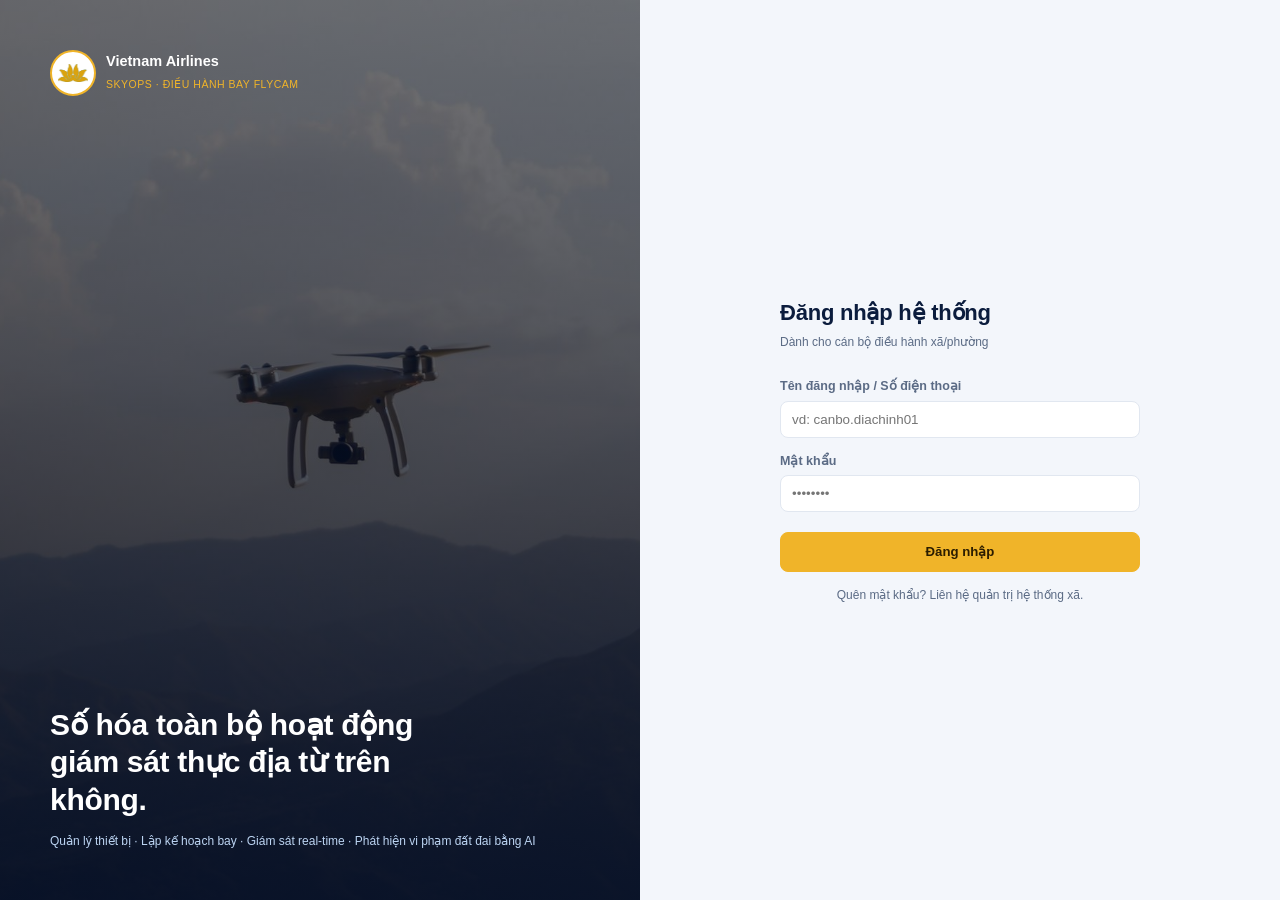
<file: index.html>
<!DOCTYPE html>
<html lang="vi"><head><meta charset="UTF-8"><meta http-equiv="refresh" content="0; url=login.html"></head>
<body>Đang chuyển hướng... <a href="login.html">Vào hệ thống</a></body></html>
</file>
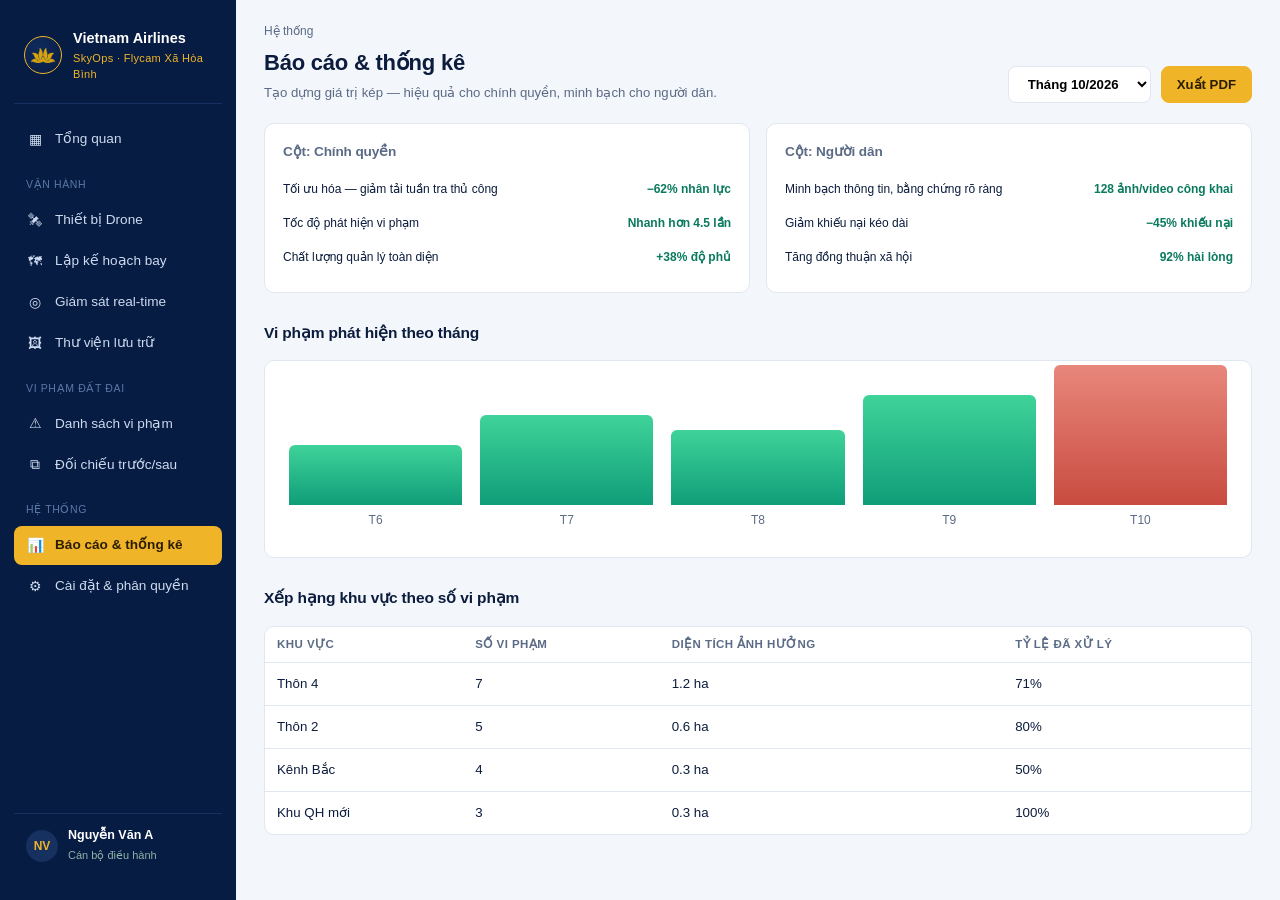
<file: bao-cao.html>
<!DOCTYPE html>
<html lang="vi"><head>
<meta charset="UTF-8"><meta name="viewport" content="width=device-width, initial-scale=1">
<title>Báo cáo & thống kê · SkyGov Flycam</title>
<link rel="stylesheet" href="css/style.css">
</head><body>
<div class="shell">
  <aside class="sidebar">
    <div class="brand"><div class="brand-mark"><img src="assets/logo-icon-transparent.png" alt="Vietnam Airlines"></div><div><div class="brand-name">Vietnam Airlines</div><div class="brand-sub">SkyOps · Flycam Xã Hòa Bình</div></div></div>
    <div class="nav-item " onclick="location='dashboard.html'"><span class="nav-ico">▦</span> Tổng quan</div>
    <div class="nav-label">Vận hành</div>
    <div class="nav-item " onclick="location='thiet-bi.html'"><span class="nav-ico">🛰</span> Thiết bị Drone</div>
    <div class="nav-item " onclick="location='ke-hoach-bay.html'"><span class="nav-ico">🗺</span> Lập kế hoạch bay</div>
    <div class="nav-item " onclick="location='giam-sat.html'"><span class="nav-ico">◎</span> Giám sát real-time</div>
    <div class="nav-item " onclick="location='thu-vien.html'"><span class="nav-ico">🖼</span> Thư viện lưu trữ</div>
    <div class="nav-label">Vi phạm đất đai</div>
    <div class="nav-item " onclick="location='vi-pham.html'"><span class="nav-ico">⚠</span> Danh sách vi phạm</div>
    <div class="nav-item " onclick="location='vi-pham-chi-tiet.html'"><span class="nav-ico">⧉</span> Đối chiếu trước/sau</div>
    <div class="nav-label">Hệ thống</div>
    <div class="nav-item active" onclick="location='bao-cao.html'"><span class="nav-ico">📊</span> Báo cáo & thống kê</div>
    <div class="nav-item " onclick="location='cai-dat.html'"><span class="nav-ico">⚙</span> Cài đặt & phân quyền</div>
    <div class="side-foot"><div class="avatar">NV</div><div class="who"><b>Nguyễn Văn A</b><span>Cán bộ điều hành</span></div></div>
  </aside>
  <main class="main">
    <div class="topbar">
      <div><div class="crumb">Hệ thống</div><h1>Báo cáo & thống kê</h1>
        <p class="desc">Tạo dựng giá trị kép — hiệu quả cho chính quyền, minh bạch cho người dân.</p></div>
      <div class="actions"><select class="btn"><option>Tháng 10/2026</option><option>Quý 3/2026</option></select><button class="btn btn-primary">Xuất PDF</button></div>
    </div>

    <div class="grid g2">
      <div class="card">
        <h3>Cột: Chính quyền</h3>
        <div class="flex-between" style="padding:8px 0"><span class="small">Tối ưu hóa — giảm tải tuần tra thủ công</span><b class="small trend-up">−62% nhân lực</b></div>
        <div class="flex-between" style="padding:8px 0"><span class="small">Tốc độ phát hiện vi phạm</span><b class="small trend-up">Nhanh hơn 4.5 lần</b></div>
        <div class="flex-between" style="padding:8px 0"><span class="small">Chất lượng quản lý toàn diện</span><b class="small trend-up">+38% độ phủ</b></div>
      </div>
      <div class="card">
        <h3>Cột: Người dân</h3>
        <div class="flex-between" style="padding:8px 0"><span class="small">Minh bạch thông tin, bằng chứng rõ ràng</span><b class="small" style="color:var(--teal-dark)">128 ảnh/video công khai</b></div>
        <div class="flex-between" style="padding:8px 0"><span class="small">Giảm khiếu nại kéo dài</span><b class="small" style="color:var(--teal-dark)">−45% khiếu nại</b></div>
        <div class="flex-between" style="padding:8px 0"><span class="small">Tăng đồng thuận xã hội</span><b class="small" style="color:var(--teal-dark)">92% hài lòng</b></div>
      </div>
    </div>

    <div class="section-title"><h2>Vi phạm phát hiện theo tháng</h2></div>
    <div class="card">
      <div style="display:flex;align-items:flex-end;gap:18px;height:160px;padding:10px 6px">
        <div style="flex:1;text-align:center"><div style="height:60px;background:linear-gradient(180deg,#3fd39a,#0f9d78);border-radius:6px 6px 0 0"></div><p class="small muted" style="margin-top:6px">T6</p></div>
        <div style="flex:1;text-align:center"><div style="height:90px;background:linear-gradient(180deg,#3fd39a,#0f9d78);border-radius:6px 6px 0 0"></div><p class="small muted" style="margin-top:6px">T7</p></div>
        <div style="flex:1;text-align:center"><div style="height:75px;background:linear-gradient(180deg,#3fd39a,#0f9d78);border-radius:6px 6px 0 0"></div><p class="small muted" style="margin-top:6px">T8</p></div>
        <div style="flex:1;text-align:center"><div style="height:110px;background:linear-gradient(180deg,#3fd39a,#0f9d78);border-radius:6px 6px 0 0"></div><p class="small muted" style="margin-top:6px">T9</p></div>
        <div style="flex:1;text-align:center"><div style="height:140px;background:linear-gradient(180deg,#e8877c,#c94b3f);border-radius:6px 6px 0 0"></div><p class="small muted" style="margin-top:6px">T10</p></div>
      </div>
    </div>

    <div class="section-title"><h2>Xếp hạng khu vực theo số vi phạm</h2></div>
    <div class="table-wrap">
      <table>
        <tr><th>Khu vực</th><th>Số vi phạm</th><th>Diện tích ảnh hưởng</th><th>Tỷ lệ đã xử lý</th></tr>
        <tr class="row-click" onclick="openRegionModal('Thôn 4')"><td>Thôn 4</td><td>7</td><td>1.2 ha</td><td>71%</td></tr>
        <tr class="row-click" onclick="openRegionModal('Thôn 2')"><td>Thôn 2</td><td>5</td><td>0.6 ha</td><td>80%</td></tr>
        <tr class="row-click" onclick="openRegionModal('Kênh Bắc')"><td>Kênh Bắc</td><td>4</td><td>0.3 ha</td><td>50%</td></tr>
        <tr class="row-click" onclick="openRegionModal('Khu QH mới')"><td>Khu QH mới</td><td>3</td><td>0.3 ha</td><td>100%</td></tr>
      </table>
    </div>
  </main>
</div>
<script src="js/app.js"></script>
<script>
var REGIONS = {
  'Thôn 4':{count:7, area:'1.2 ha', done:71, high:4, med:2, low:1},
  'Thôn 2':{count:5, area:'0.6 ha', done:80, high:1, med:3, low:1},
  'Kênh Bắc':{count:4, area:'0.3 ha', done:50, high:0, med:3, low:1},
  'Khu QH mới':{count:3, area:'0.3 ha', done:100, high:1, med:2, low:0}
};
function openRegionModal(name){
  var r = REGIONS[name];
  openModal(
    '<div class="modal-eyebrow">Chi tiết khu vực</div>'+
    '<div class="modal-title">'+name+'</div>'+
    '<div class="modal-sub">'+r.count+' vi phạm được phát hiện · Tổng diện tích ảnh hưởng '+r.area+'</div>'+
    '<div class="kv-row"><span class="muted">Mức độ Cao</span><b style="color:var(--red)">'+r.high+' vụ</b></div>'+
    '<div class="kv-row"><span class="muted">Mức độ Trung bình</span><b style="color:var(--amber)">'+r.med+' vụ</b></div>'+
    '<div class="kv-row"><span class="muted">Mức độ Thấp</span><b>'+r.low+' vụ</b></div>'+
    '<p class="small" style="margin:14px 0 6px">Tỷ lệ đã xử lý <b style="float:right">'+r.done+'%</b></p>'+
    '<div class="bar-track"><div class="bar-fill" style="width:'+r.done+'%"></div></div>'+
    '<div class="modal-actions">'+
      '<button class="btn" onclick="closeModal()">Đóng</button>'+
      '<button class="btn btn-primary" onclick="closeModal();location=\'vi-pham.html\'">Xem danh sách vi phạm</button>'+
    '</div>'
  );
}
</script>
</body></html>
</file>
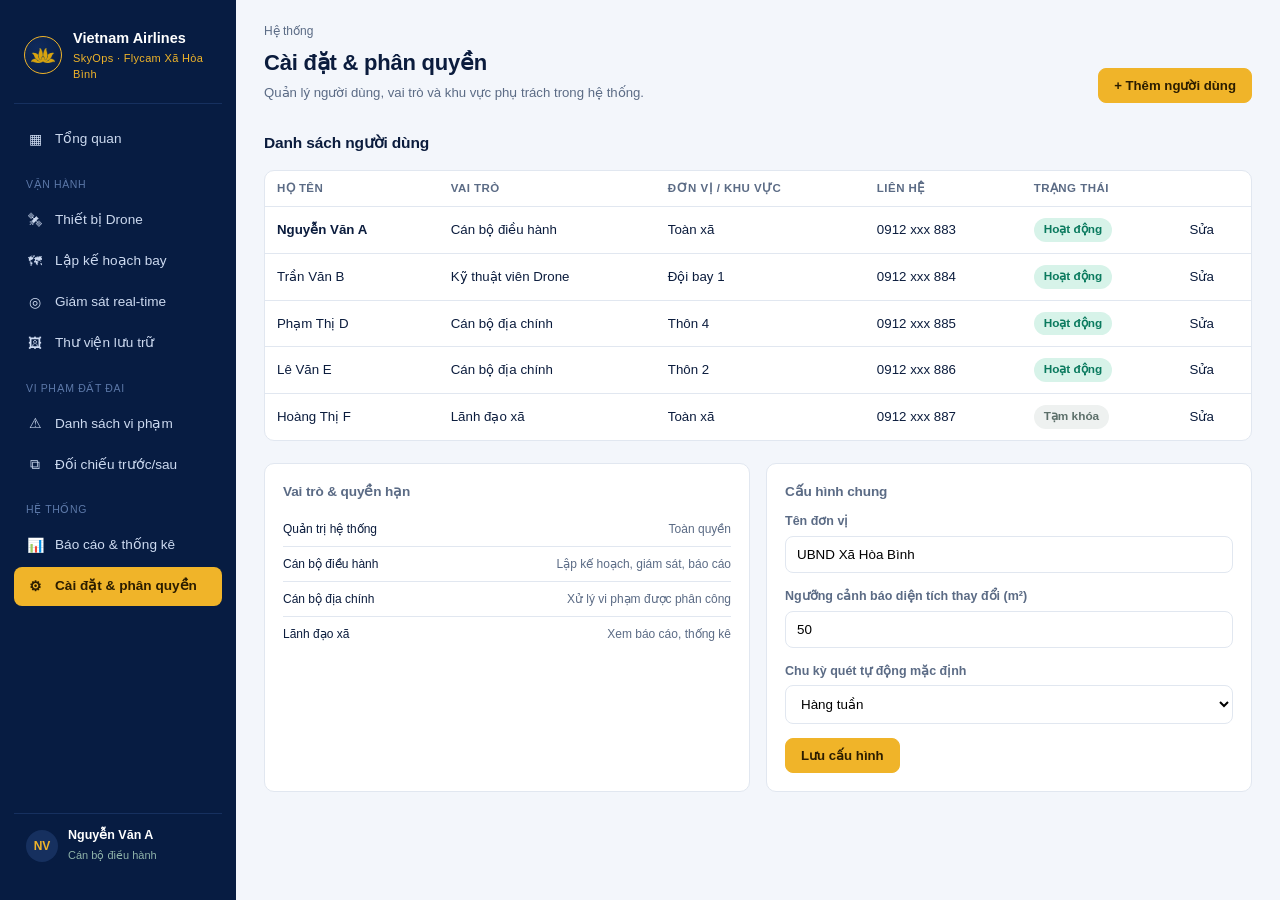
<file: cai-dat.html>
<!DOCTYPE html>
<html lang="vi"><head>
<meta charset="UTF-8"><meta name="viewport" content="width=device-width, initial-scale=1">
<title>Cài đặt & phân quyền · SkyGov Flycam</title>
<link rel="stylesheet" href="css/style.css">
</head><body>
<div class="shell">
  <aside class="sidebar">
    <div class="brand"><div class="brand-mark"><img src="assets/logo-icon-transparent.png" alt="Vietnam Airlines"></div><div><div class="brand-name">Vietnam Airlines</div><div class="brand-sub">SkyOps · Flycam Xã Hòa Bình</div></div></div>
    <div class="nav-item " onclick="location='dashboard.html'"><span class="nav-ico">▦</span> Tổng quan</div>
    <div class="nav-label">Vận hành</div>
    <div class="nav-item " onclick="location='thiet-bi.html'"><span class="nav-ico">🛰</span> Thiết bị Drone</div>
    <div class="nav-item " onclick="location='ke-hoach-bay.html'"><span class="nav-ico">🗺</span> Lập kế hoạch bay</div>
    <div class="nav-item " onclick="location='giam-sat.html'"><span class="nav-ico">◎</span> Giám sát real-time</div>
    <div class="nav-item " onclick="location='thu-vien.html'"><span class="nav-ico">🖼</span> Thư viện lưu trữ</div>
    <div class="nav-label">Vi phạm đất đai</div>
    <div class="nav-item " onclick="location='vi-pham.html'"><span class="nav-ico">⚠</span> Danh sách vi phạm</div>
    <div class="nav-item " onclick="location='vi-pham-chi-tiet.html'"><span class="nav-ico">⧉</span> Đối chiếu trước/sau</div>
    <div class="nav-label">Hệ thống</div>
    <div class="nav-item " onclick="location='bao-cao.html'"><span class="nav-ico">📊</span> Báo cáo & thống kê</div>
    <div class="nav-item active" onclick="location='cai-dat.html'"><span class="nav-ico">⚙</span> Cài đặt & phân quyền</div>
    <div class="side-foot"><div class="avatar">NV</div><div class="who"><b>Nguyễn Văn A</b><span>Cán bộ điều hành</span></div></div>
  </aside>
  <main class="main">
    <div class="topbar">
      <div><div class="crumb">Hệ thống</div><h1>Cài đặt & phân quyền</h1>
        <p class="desc">Quản lý người dùng, vai trò và khu vực phụ trách trong hệ thống.</p></div>
      <div class="actions"><button class="btn btn-primary" onclick="openUserModal()">+ Thêm người dùng</button></div>
    </div>

    <div class="section-title"><h2>Danh sách người dùng</h2></div>
    <div class="table-wrap">
      <table>
        <tr><th>Họ tên</th><th>Vai trò</th><th>Đơn vị / Khu vực</th><th>Liên hệ</th><th>Trạng thái</th><th></th></tr>
        <tr><td><b>Nguyễn Văn A</b></td><td>Cán bộ điều hành</td><td>Toàn xã</td><td>0912 xxx 883</td><td><span class="pill pill-green">Hoạt động</span></td><td class="link" onclick="openUserModal('Nguyễn Văn A','Cán bộ điều hành','Toàn xã','0912 xxx 883')">Sửa</td></tr>
        <tr><td>Trần Văn B</td><td>Kỹ thuật viên Drone</td><td>Đội bay 1</td><td>0912 xxx 884</td><td><span class="pill pill-green">Hoạt động</span></td><td class="link" onclick="openUserModal('Trần Văn B','Kỹ thuật viên Drone','Đội bay 1','0912 xxx 884')">Sửa</td></tr>
        <tr><td>Phạm Thị D</td><td>Cán bộ địa chính</td><td>Thôn 4</td><td>0912 xxx 885</td><td><span class="pill pill-green">Hoạt động</span></td><td class="link" onclick="openUserModal('Phạm Thị D','Cán bộ địa chính','Thôn 4','0912 xxx 885')">Sửa</td></tr>
        <tr><td>Lê Văn E</td><td>Cán bộ địa chính</td><td>Thôn 2</td><td>0912 xxx 886</td><td><span class="pill pill-green">Hoạt động</span></td><td class="link" onclick="openUserModal('Lê Văn E','Cán bộ địa chính','Thôn 2','0912 xxx 886')">Sửa</td></tr>
        <tr><td>Hoàng Thị F</td><td>Lãnh đạo xã</td><td>Toàn xã</td><td>0912 xxx 887</td><td><span class="pill pill-grey">Tạm khóa</span></td><td class="link" onclick="openUserModal('Hoàng Thị F','Lãnh đạo xã','Toàn xã','0912 xxx 887')">Sửa</td></tr>
      </table>
    </div>

    <div class="grid g2" style="margin-top:22px">
      <div class="card">
        <h3>Vai trò & quyền hạn</h3>
        <div class="flex-between" style="padding:8px 0;border-bottom:1px solid var(--line)"><span class="small">Quản trị hệ thống</span><span class="small muted">Toàn quyền</span></div>
        <div class="flex-between" style="padding:8px 0;border-bottom:1px solid var(--line)"><span class="small">Cán bộ điều hành</span><span class="small muted">Lập kế hoạch, giám sát, báo cáo</span></div>
        <div class="flex-between" style="padding:8px 0;border-bottom:1px solid var(--line)"><span class="small">Cán bộ địa chính</span><span class="small muted">Xử lý vi phạm được phân công</span></div>
        <div class="flex-between" style="padding:8px 0"><span class="small">Lãnh đạo xã</span><span class="small muted">Xem báo cáo, thống kê</span></div>
      </div>
      <div class="card">
        <h3>Cấu hình chung</h3>
        <div class="field"><label>Tên đơn vị</label><input type="text" value="UBND Xã Hòa Bình"></div>
        <div class="field"><label>Ngưỡng cảnh báo diện tích thay đổi (m²)</label><input type="text" value="50"></div>
        <div class="field"><label>Chu kỳ quét tự động mặc định</label><select><option>Hàng tuần</option><option>Hai tuần / lần</option><option>Hàng tháng</option></select></div>
        <button class="btn btn-primary">Lưu cấu hình</button>
      </div>
    </div>
  </main>
</div>
<script src="js/app.js"></script>
<script>
function openUserModal(name, role, unit, phone){
  var isEdit = !!name;
  openModal(
    '<div class="modal-eyebrow">'+(isEdit?'Chỉnh sửa người dùng':'Người dùng mới')+'</div>'+
    '<div class="modal-title">'+(isEdit?name:'Thêm người dùng')+'</div>'+
    '<div class="field"><label>Họ tên</label><input type="text" value="'+(name||'')+'"></div>'+
    '<div class="field-row">'+
      '<div class="field"><label>Vai trò</label><select>'+
        ['Cán bộ điều hành','Kỹ thuật viên Drone','Cán bộ địa chính','Lãnh đạo xã'].map(function(r){return '<option'+(r===role?' selected':'')+'>'+r+'</option>';}).join('')+
      '</select></div>'+
      '<div class="field"><label>Đơn vị / Khu vực</label><input type="text" value="'+(unit||'')+'"></div>'+
    '</div>'+
    '<div class="field"><label>Số điện thoại</label><input type="text" value="'+(phone||'')+'"></div>'+
    (isEdit ? '<div class="field"><label>Trạng thái tài khoản</label><select><option>Hoạt động</option><option>Tạm khóa</option></select></div>' : '')+
    '<div class="modal-actions">'+
      (isEdit ? '<button class="btn" style="color:var(--red);border-color:var(--red-bg)" onclick="closeModal();showToast(\'Đã tạm khóa tài khoản '+name+'\')">Tạm khóa</button>' : '')+
      '<button class="btn" onclick="closeModal()">Hủy</button>'+
      '<button class="btn btn-primary" onclick="closeModal();showToast(\''+(isEdit?'Đã lưu thay đổi cho '+name:'Đã thêm người dùng mới')+'\')">Lưu</button>'+
    '</div>'
  );
}
</script>
</body></html>
</file>
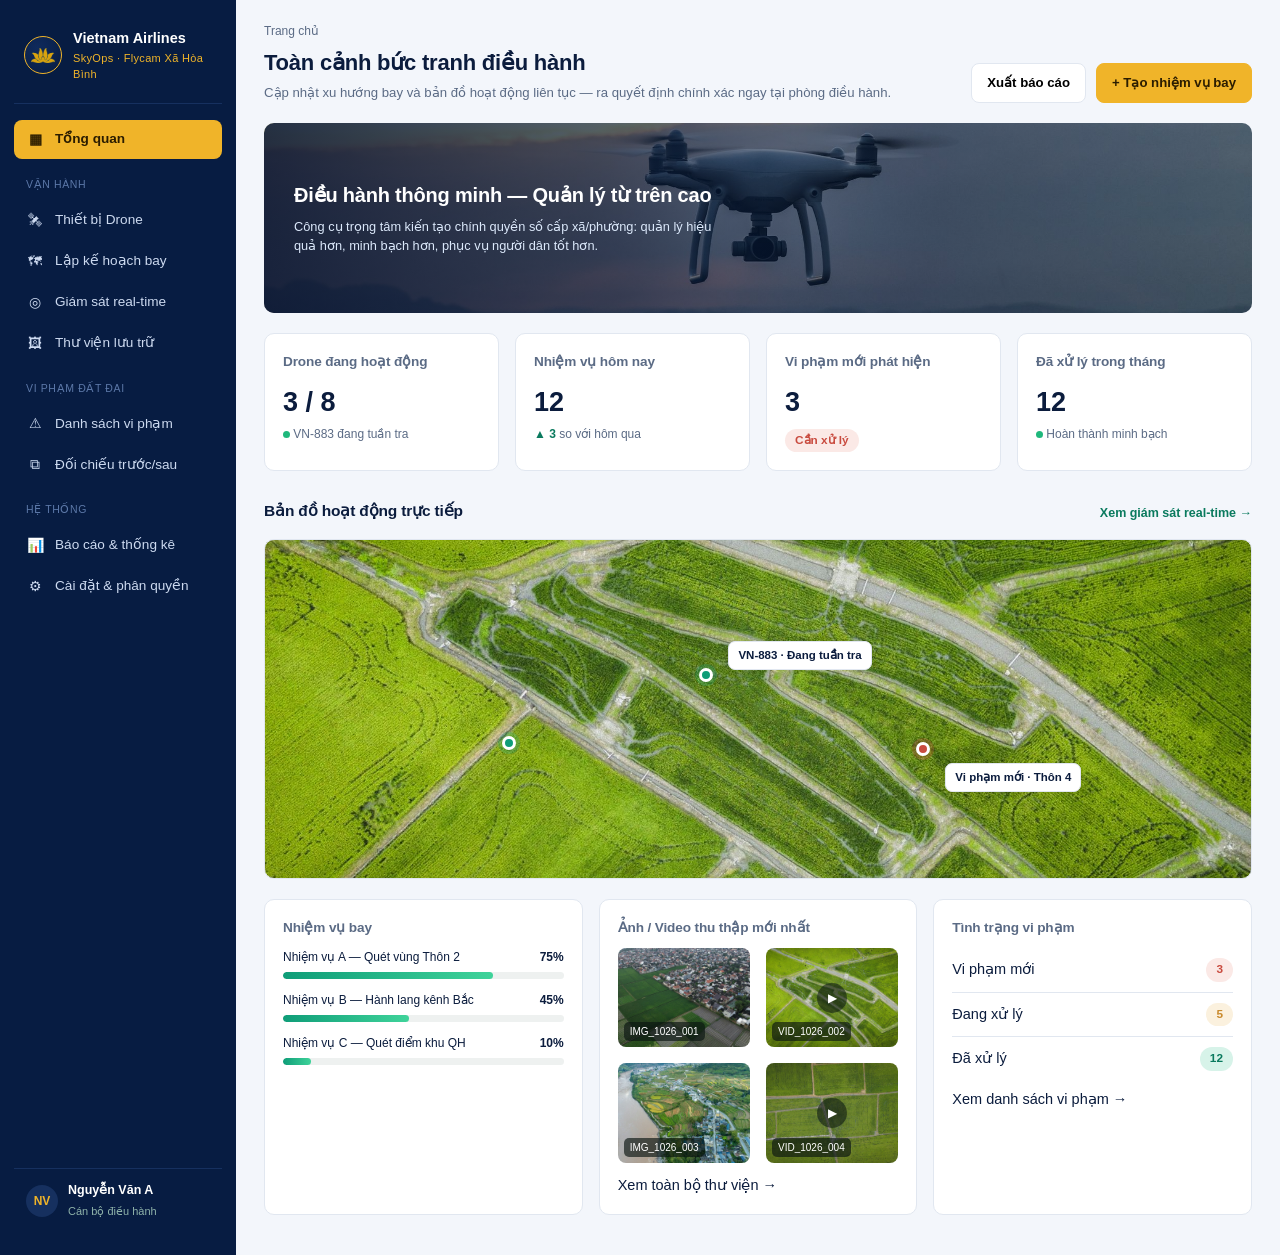
<file: dashboard.html>
<!DOCTYPE html>
<html lang="vi"><head>
<meta charset="UTF-8"><meta name="viewport" content="width=device-width, initial-scale=1">
<title>Tổng quan điều hành · SkyGov Flycam</title>
<link rel="stylesheet" href="css/style.css">
</head><body>
<div class="shell">
  <aside class="sidebar">
    <div class="brand"><div class="brand-mark"><img src="assets/logo-icon-transparent.png" alt="Vietnam Airlines"></div><div><div class="brand-name">Vietnam Airlines</div><div class="brand-sub">SkyOps · Flycam Xã Hòa Bình</div></div></div>
    <div class="nav-item active" onclick="location='dashboard.html'"><span class="nav-ico">▦</span> Tổng quan</div>
    <div class="nav-label">Vận hành</div>
    <div class="nav-item" onclick="location='thiet-bi.html'"><span class="nav-ico">🛰</span> Thiết bị Drone</div>
    <div class="nav-item" onclick="location='ke-hoach-bay.html'"><span class="nav-ico">🗺</span> Lập kế hoạch bay</div>
    <div class="nav-item" onclick="location='giam-sat.html'"><span class="nav-ico">◎</span> Giám sát real-time</div>
    <div class="nav-item" onclick="location='thu-vien.html'"><span class="nav-ico">🖼</span> Thư viện lưu trữ</div>
    <div class="nav-label">Vi phạm đất đai</div>
    <div class="nav-item" onclick="location='vi-pham.html'"><span class="nav-ico">⚠</span> Danh sách vi phạm</div>
    <div class="nav-item" onclick="location='vi-pham-chi-tiet.html'"><span class="nav-ico">⧉</span> Đối chiếu trước/sau</div>
    <div class="nav-label">Hệ thống</div>
    <div class="nav-item" onclick="location='bao-cao.html'"><span class="nav-ico">📊</span> Báo cáo & thống kê</div>
    <div class="nav-item" onclick="location='cai-dat.html'"><span class="nav-ico">⚙</span> Cài đặt & phân quyền</div>
    <div class="side-foot"><div class="avatar">NV</div><div class="who"><b>Nguyễn Văn A</b><span>Cán bộ điều hành</span></div></div>
  </aside>

  <main class="main">
    <div class="topbar">
      <div><div class="crumb">Trang chủ</div><h1>Toàn cảnh bức tranh điều hành</h1>
        <p class="desc">Cập nhật xu hướng bay và bản đồ hoạt động liên tục — ra quyết định chính xác ngay tại phòng điều hành.</p></div>
      <div class="actions"><button class="btn">Xuất báo cáo</button><a class="btn btn-primary" href="ke-hoach-bay.html">+ Tạo nhiệm vụ bay</a></div>
    </div>

    <div class="hero-banner" style="background-image:url('assets/photos/hero-drone-flight.jpg')">
      <div class="htext">
        <h2>Điều hành thông minh — Quản lý từ trên cao</h2>
        <p>Công cụ trọng tâm kiến tạo chính quyền số cấp xã/phường: quản lý hiệu quả hơn, minh bạch hơn, phục vụ người dân tốt hơn.</p>
      </div>
    </div>

    <div class="grid g4">
      <div class="card"><h3>Drone đang hoạt động</h3><div class="stat">3 / 8</div><div class="stat-sub"><span class="dot dot-green"></span> VN-883 đang tuần tra</div></div>
      <div class="card"><h3>Nhiệm vụ hôm nay</h3><div class="stat">12</div><div class="stat-sub"><span class="trend-up">▲ 3</span> so với hôm qua</div></div>
      <div class="card"><h3>Vi phạm mới phát hiện</h3><div class="stat">3</div><div class="stat-sub pill pill-red" style="margin-top:4px">Cần xử lý</div></div>
      <div class="card"><h3>Đã xử lý trong tháng</h3><div class="stat">12</div><div class="stat-sub"><span class="dot dot-green"></span> Hoàn thành minh bạch</div></div>
    </div>

    <div class="section-title"><h2>Bản đồ hoạt động trực tiếp</h2><span class="link" onclick="location='giam-sat.html'">Xem giám sát real-time →</span></div>
    <div class="map-mock" style="background:url('assets/photos/aerial-2.jpg') center/cover">
      <div class="map-pin" style="top:38%;left:44%"></div>
      <div class="map-label" style="top:30%;left:47%">VN-883 · Đang tuần tra</div>
      <div class="map-pin red" style="top:60%;left:66%"></div>
      <div class="map-label" style="top:66%;left:69%">Vi phạm mới · Thôn 4</div>
      <div class="map-pin" style="top:58%;left:24%"></div>
    </div>

    <div class="grid g3" style="margin-top:20px">
      <div class="card">
        <h3>Nhiệm vụ bay</h3>
        <p class="small row-click" style="cursor:pointer" onclick="location='ke-hoach-bay.html'">Nhiệm vụ A — Quét vùng Thôn 2 <b style="float:right">75%</b></p>
        <div class="bar-track"><div class="bar-fill" style="width:75%"></div></div>
        <p class="small" style="margin-top:12px;cursor:pointer" onclick="location='ke-hoach-bay.html'">Nhiệm vụ B — Hành lang kênh Bắc <b style="float:right">45%</b></p>
        <div class="bar-track"><div class="bar-fill" style="width:45%"></div></div>
        <p class="small" style="margin-top:12px;cursor:pointer" onclick="location='ke-hoach-bay.html'">Nhiệm vụ C — Quét điểm khu QH <b style="float:right">10%</b></p>
        <div class="bar-track"><div class="bar-fill" style="width:10%"></div></div>
      </div>

      <div class="card">
        <h3>Ảnh / Video thu thập mới nhất</h3>
        <div class="grid g2">
          <div class="thumb" style="background-image:url('assets/photos/aerial-1.jpg')" onclick="location='thu-vien.html'"><span class="tag">IMG_1026_001</span></div>
          <div class="thumb" style="background-image:url('assets/photos/aerial-2.jpg')" onclick="location='thu-vien.html'"><span class="play">▶</span><span class="tag">VID_1026_002</span></div>
          <div class="thumb" style="background-image:url('assets/photos/aerial-3.jpg')" onclick="location='thu-vien.html'"><span class="tag">IMG_1026_003</span></div>
          <div class="thumb" style="background-image:url('assets/photos/aerial-4.jpg')" onclick="location='thu-vien.html'"><span class="play">▶</span><span class="tag">VID_1026_004</span></div>
        </div>
        <span class="link" style="display:block;margin-top:12px" onclick="location='thu-vien.html'">Xem toàn bộ thư viện →</span>
      </div>

      <div class="card">
        <h3>Tình trạng vi phạm</h3>
        <div class="flex-between" style="padding:10px 0;border-bottom:1px solid var(--line)"><span>Vi phạm mới</span><span class="pill pill-red">3</span></div>
        <div class="flex-between" style="padding:10px 0;border-bottom:1px solid var(--line)"><span>Đang xử lý</span><span class="pill pill-amber">5</span></div>
        <div class="flex-between" style="padding:10px 0"><span>Đã xử lý</span><span class="pill pill-green">12</span></div>
        <span class="link" style="display:block;margin-top:8px" onclick="location='vi-pham.html'">Xem danh sách vi phạm →</span>
      </div>
    </div>
  </main>
</div>
<script src="js/app.js"></script>
</body></html>
</file>
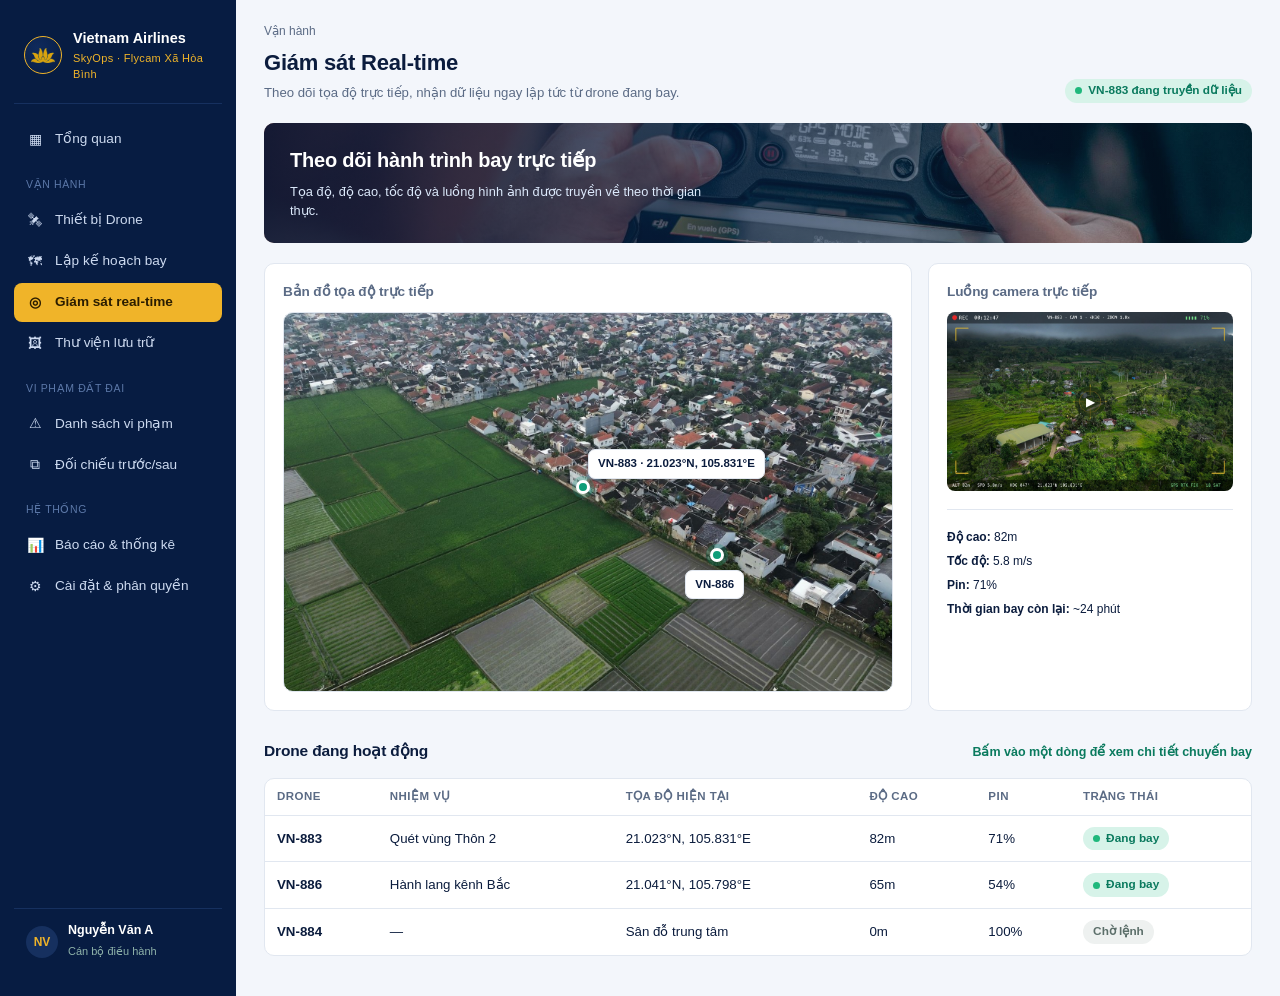
<file: giam-sat.html>
<!DOCTYPE html>
<html lang="vi"><head>
<meta charset="UTF-8"><meta name="viewport" content="width=device-width, initial-scale=1">
<title>Giám sát Real-time · SkyGov Flycam</title>
<link rel="stylesheet" href="css/style.css">
</head><body>
<div class="shell">
  <aside class="sidebar">
    <div class="brand"><div class="brand-mark"><img src="assets/logo-icon-transparent.png" alt="Vietnam Airlines"></div><div><div class="brand-name">Vietnam Airlines</div><div class="brand-sub">SkyOps · Flycam Xã Hòa Bình</div></div></div>
    <div class="nav-item " onclick="location='dashboard.html'"><span class="nav-ico">▦</span> Tổng quan</div>
    <div class="nav-label">Vận hành</div>
    <div class="nav-item " onclick="location='thiet-bi.html'"><span class="nav-ico">🛰</span> Thiết bị Drone</div>
    <div class="nav-item " onclick="location='ke-hoach-bay.html'"><span class="nav-ico">🗺</span> Lập kế hoạch bay</div>
    <div class="nav-item active" onclick="location='giam-sat.html'"><span class="nav-ico">◎</span> Giám sát real-time</div>
    <div class="nav-item " onclick="location='thu-vien.html'"><span class="nav-ico">🖼</span> Thư viện lưu trữ</div>
    <div class="nav-label">Vi phạm đất đai</div>
    <div class="nav-item " onclick="location='vi-pham.html'"><span class="nav-ico">⚠</span> Danh sách vi phạm</div>
    <div class="nav-item " onclick="location='vi-pham-chi-tiet.html'"><span class="nav-ico">⧉</span> Đối chiếu trước/sau</div>
    <div class="nav-label">Hệ thống</div>
    <div class="nav-item " onclick="location='bao-cao.html'"><span class="nav-ico">📊</span> Báo cáo & thống kê</div>
    <div class="nav-item " onclick="location='cai-dat.html'"><span class="nav-ico">⚙</span> Cài đặt & phân quyền</div>
    <div class="side-foot"><div class="avatar">NV</div><div class="who"><b>Nguyễn Văn A</b><span>Cán bộ điều hành</span></div></div>
  </aside>
  <main class="main">
    <div class="topbar">
      <div><div class="crumb">Vận hành</div><h1>Giám sát Real-time</h1>
        <p class="desc">Theo dõi tọa độ trực tiếp, nhận dữ liệu ngay lập tức từ drone đang bay.</p></div>
      <div class="actions"><span class="pill pill-green"><span class="dot dot-green"></span>VN-883 đang truyền dữ liệu</span></div>
    </div>

    <div class="hero-banner" style="min-height:120px;padding:20px 26px;background-image:url('assets/photos/hero-ground-control.jpg');background-position:center 35%">
      <div class="htext"><h2>Theo dõi hành trình bay trực tiếp</h2><p>Tọa độ, độ cao, tốc độ và luồng hình ảnh được truyền về theo thời gian thực.</p></div>
    </div>

    <div class="grid" style="grid-template-columns:2fr 1fr">
      <div class="card">
        <h3>Bản đồ tọa độ trực tiếp</h3>
        <div class="map-mock" style="min-height:380px;background:url('assets/photos/aerial-1.jpg') center/cover">
          <div class="map-pin" style="top:44%;left:48%;cursor:pointer" onclick="openFlightModal('VN-883')"></div>
          <div class="map-label" style="top:36%;left:50%;cursor:pointer" onclick="openFlightModal('VN-883')">VN-883 · 21.023°N, 105.831°E</div>
          <div class="map-pin" style="top:62%;left:70%;cursor:pointer" onclick="openFlightModal('VN-886')"></div>
          <div class="map-label" style="top:68%;left:66%;cursor:pointer" onclick="openFlightModal('VN-886')">VN-886</div>
        </div>
      </div>
      <div class="card">
        <h3>Luồng camera trực tiếp</h3>
        <div class="thumb" style="aspect-ratio:16/10;background-image:url('assets/photos/camera-feed.jpg');cursor:pointer" onclick="openFlightModal('VN-883')"><span class="play">▶</span></div>
        <div class="divider"></div>
        <p class="small" style="margin-bottom:6px"><b>Độ cao:</b> 82m</p>
        <p class="small" style="margin-bottom:6px"><b>Tốc độ:</b> 5.8 m/s</p>
        <p class="small" style="margin-bottom:6px"><b>Pin:</b> 71%</p>
        <p class="small"><b>Thời gian bay còn lại:</b> ~24 phút</p>
      </div>
    </div>

    <div class="section-title"><h2>Drone đang hoạt động</h2><span class="link small muted">Bấm vào một dòng để xem chi tiết chuyến bay</span></div>
    <div class="table-wrap">
      <table>
        <tr><th>Drone</th><th>Nhiệm vụ</th><th>Tọa độ hiện tại</th><th>Độ cao</th><th>Pin</th><th>Trạng thái</th></tr>
        <tr class="row-click" onclick="openFlightModal('VN-883')"><td><b>VN-883</b></td><td>Quét vùng Thôn 2</td><td>21.023°N, 105.831°E</td><td>82m</td><td>71%</td><td><span class="pill pill-green"><span class="dot dot-green"></span>Đang bay</span></td></tr>
        <tr class="row-click" onclick="openFlightModal('VN-886')"><td><b>VN-886</b></td><td>Hành lang kênh Bắc</td><td>21.041°N, 105.798°E</td><td>65m</td><td>54%</td><td><span class="pill pill-green"><span class="dot dot-green"></span>Đang bay</span></td></tr>
        <tr class="row-click" onclick="openFlightModal('VN-884')"><td><b>VN-884</b></td><td>—</td><td>Sân đỗ trung tâm</td><td>0m</td><td>100%</td><td><span class="pill pill-grey">Chờ lệnh</span></td></tr>
      </table>
    </div>
  </main>
</div>
<script src="js/app.js"></script>
<script>
var FLIGHTS = {
  'VN-883': {mission:'Quét vùng Thôn 2', coord:'21.023°N, 105.831°E', alt:'82m', spd:'5.8 m/s', batt:'71%', remain:'~24 phút', status:'<span class="pill pill-green"><span class="dot dot-green"></span>Đang bay</span>', img:'assets/photos/aerial-1.jpg'},
  'VN-886': {mission:'Hành lang kênh Bắc', coord:'21.041°N, 105.798°E', alt:'65m', spd:'6.4 m/s', batt:'54%', remain:'~15 phút', status:'<span class="pill pill-green"><span class="dot dot-green"></span>Đang bay</span>', img:'assets/photos/aerial-4.jpg'},
  'VN-884': {mission:'Chờ lệnh xuất phát', coord:'Sân đỗ trung tâm', alt:'0m', spd:'0 m/s', batt:'100%', remain:'Sẵn sàng', status:'<span class="pill pill-grey">Chờ lệnh</span>', img:'assets/photos/aerial-5.jpg'}
};
function openFlightModal(id){
  var f = FLIGHTS[id];
  openModal(
    '<div class="modal-eyebrow">Chuyến bay trực tiếp</div>'+
    '<div class="modal-title">'+id+' — '+f.mission+'</div>'+
    '<div class="modal-sub">'+f.status+'</div>'+
    '<div class="grid g2">'+
      '<div>'+
        '<div class="map-mock" style="min-height:220px;background:url(\''+f.img+'\') center/cover"><div class="map-pin" style="top:46%;left:46%"></div></div>'+
      '</div>'+
      '<div>'+
        '<div class="thumb" style="aspect-ratio:16/10;margin-bottom:10px;background-image:url(\'assets/photos/camera-feed.jpg\')"><span class="play">▶</span></div>'+
        '<div class="kv-row"><span class="muted">Tọa độ</span><b>'+f.coord+'</b></div>'+
        '<div class="kv-row"><span class="muted">Độ cao</span><b>'+f.alt+'</b></div>'+
        '<div class="kv-row"><span class="muted">Tốc độ</span><b>'+f.spd+'</b></div>'+
        '<div class="kv-row"><span class="muted">Pin</span><b>'+f.batt+'</b></div>'+
        '<div class="kv-row"><span class="muted">Thời gian còn lại</span><b>'+f.remain+'</b></div>'+
      '</div>'+
    '</div>'+
    '<div class="modal-actions">'+
      '<button class="btn" onclick="closeModal()">Đóng</button>'+
      '<button class="btn" onclick="showToast(\''+id+' — đã tạm dừng nhiệm vụ\')">⏸ Tạm dừng</button>'+
      '<button class="btn btn-primary" onclick="closeModal();showToast(\''+id+' — đang quay về điểm cất cánh (RTH)\')">⟲ Return to Home</button>'+
    '</div>'
  , true);
}
</script>
</body></html>
</file>
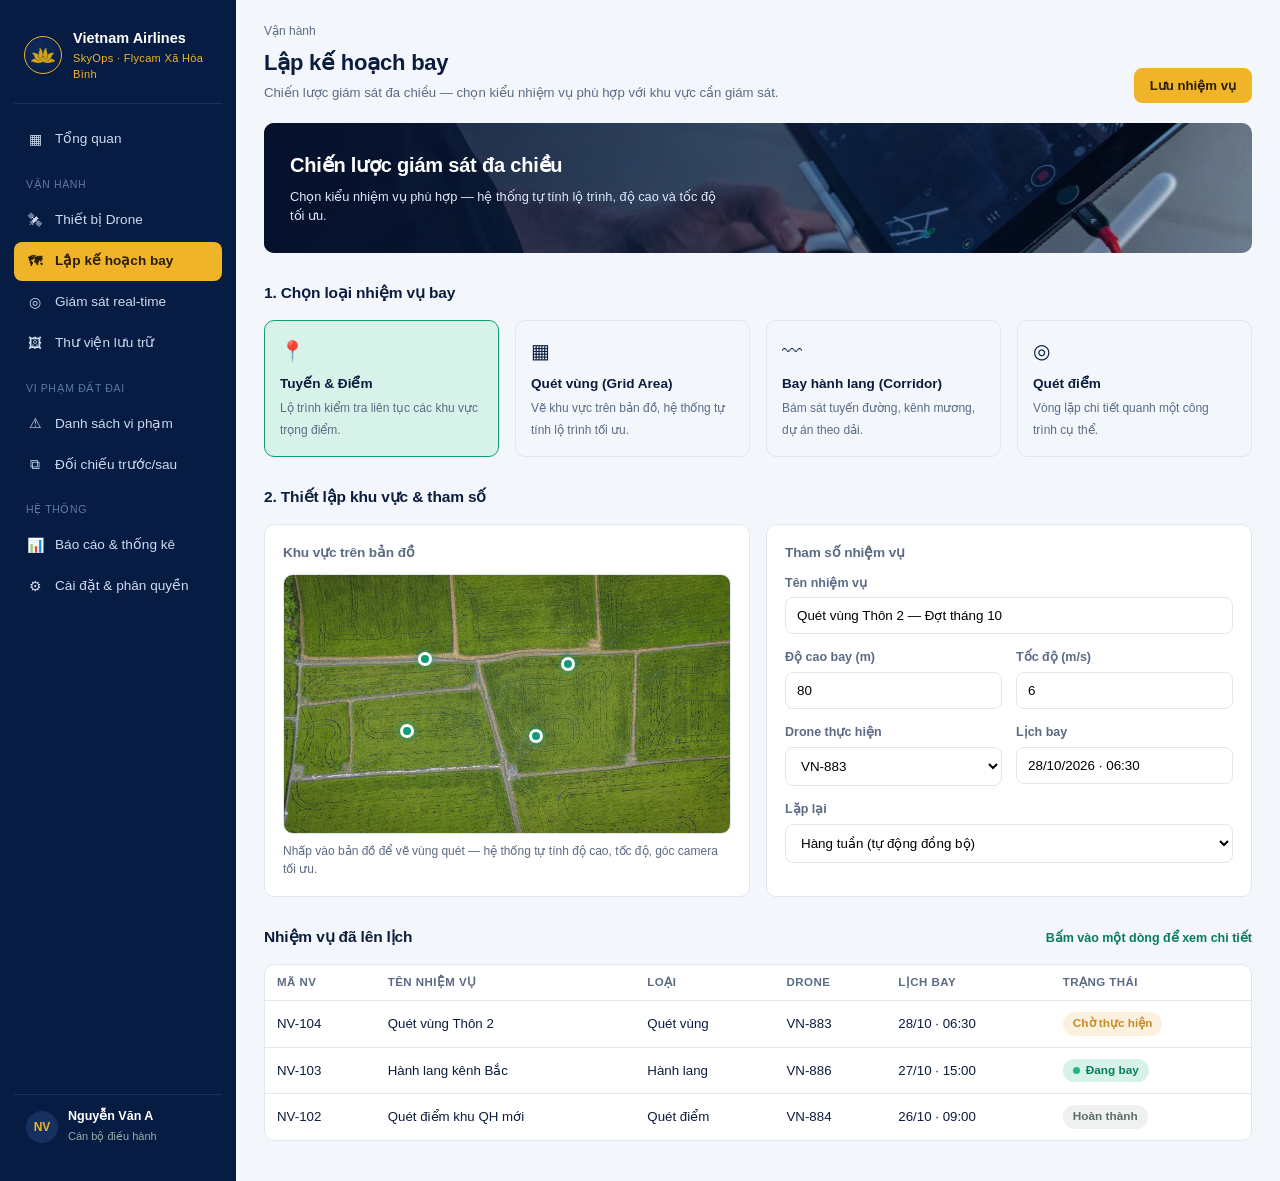
<file: ke-hoach-bay.html>
<!DOCTYPE html>
<html lang="vi"><head>
<meta charset="UTF-8"><meta name="viewport" content="width=device-width, initial-scale=1">
<title>Lập kế hoạch bay · SkyGov Flycam</title>
<link rel="stylesheet" href="css/style.css">
</head><body>
<div class="shell">
  <aside class="sidebar">
    <div class="brand"><div class="brand-mark"><img src="assets/logo-icon-transparent.png" alt="Vietnam Airlines"></div><div><div class="brand-name">Vietnam Airlines</div><div class="brand-sub">SkyOps · Flycam Xã Hòa Bình</div></div></div>
    <div class="nav-item " onclick="location='dashboard.html'"><span class="nav-ico">▦</span> Tổng quan</div>
    <div class="nav-label">Vận hành</div>
    <div class="nav-item " onclick="location='thiet-bi.html'"><span class="nav-ico">🛰</span> Thiết bị Drone</div>
    <div class="nav-item active" onclick="location='ke-hoach-bay.html'"><span class="nav-ico">🗺</span> Lập kế hoạch bay</div>
    <div class="nav-item " onclick="location='giam-sat.html'"><span class="nav-ico">◎</span> Giám sát real-time</div>
    <div class="nav-item " onclick="location='thu-vien.html'"><span class="nav-ico">🖼</span> Thư viện lưu trữ</div>
    <div class="nav-label">Vi phạm đất đai</div>
    <div class="nav-item " onclick="location='vi-pham.html'"><span class="nav-ico">⚠</span> Danh sách vi phạm</div>
    <div class="nav-item " onclick="location='vi-pham-chi-tiet.html'"><span class="nav-ico">⧉</span> Đối chiếu trước/sau</div>
    <div class="nav-label">Hệ thống</div>
    <div class="nav-item " onclick="location='bao-cao.html'"><span class="nav-ico">📊</span> Báo cáo & thống kê</div>
    <div class="nav-item " onclick="location='cai-dat.html'"><span class="nav-ico">⚙</span> Cài đặt & phân quyền</div>
    <div class="side-foot"><div class="avatar">NV</div><div class="who"><b>Nguyễn Văn A</b><span>Cán bộ điều hành</span></div></div>
  </aside>
  <main class="main">
    <div class="topbar">
      <div><div class="crumb">Vận hành</div><h1>Lập kế hoạch bay</h1>
        <p class="desc">Chiến lược giám sát đa chiều — chọn kiểu nhiệm vụ phù hợp với khu vực cần giám sát.</p></div>
      <div class="actions"><button class="btn btn-primary" onclick="openSaveMissionModal()">Lưu nhiệm vụ</button></div>
    </div>

    <div class="hero-banner" style="min-height:130px;padding:20px 26px;background-image:url('assets/photos/hero-mission-planning.jpg');background-position:center 45%">
      <div class="htext"><h2>Chiến lược giám sát đa chiều</h2><p>Chọn kiểu nhiệm vụ phù hợp — hệ thống tự tính lộ trình, độ cao và tốc độ tối ưu.</p></div>
    </div>

    <div class="section-title"><h2>1. Chọn loại nhiệm vụ bay</h2></div>
    <div class="grid g4">
      <div class="type-card selected"><div class="ico">📍</div><b>Tuyến & Điểm</b><span>Lộ trình kiểm tra liên tục các khu vực trọng điểm.</span></div>
      <div class="type-card"><div class="ico">▦</div><b>Quét vùng (Grid Area)</b><span>Vẽ khu vực trên bản đồ, hệ thống tự tính lộ trình tối ưu.</span></div>
      <div class="type-card"><div class="ico">〰</div><b>Bay hành lang (Corridor)</b><span>Bám sát tuyến đường, kênh mương, dự án theo dải.</span></div>
      <div class="type-card"><div class="ico">◎</div><b>Quét điểm</b><span>Vòng lặp chi tiết quanh một công trình cụ thể.</span></div>
    </div>

    <div class="section-title"><h2>2. Thiết lập khu vực & tham số</h2></div>
    <div class="grid g2">
      <div class="card">
        <h3>Khu vực trên bản đồ</h3>
        <div class="map-mock" id="planMap" style="min-height:260px;background:url('assets/photos/aerial-4.jpg') center/cover;cursor:crosshair" onclick="dropPin(event)">
          <div class="map-pin" style="top:30%;left:30%"></div>
          <div class="map-pin" style="top:32%;left:62%"></div>
          <div class="map-pin" style="top:60%;left:55%"></div>
          <div class="map-pin" style="top:58%;left:26%"></div>
        </div>
        <p class="small muted" style="margin-top:8px">Nhấp vào bản đồ để vẽ vùng quét — hệ thống tự tính độ cao, tốc độ, góc camera tối ưu.</p>
      </div>
      <div class="card">
        <h3>Tham số nhiệm vụ</h3>
        <div class="field"><label>Tên nhiệm vụ</label><input id="mName" type="text" value="Quét vùng Thôn 2 — Đợt tháng 10"></div>
        <div class="field-row">
          <div class="field"><label>Độ cao bay (m)</label><input id="mAlt" type="text" value="80"></div>
          <div class="field"><label>Tốc độ (m/s)</label><input id="mSpd" type="text" value="6"></div>
        </div>
        <div class="field-row">
          <div class="field"><label>Drone thực hiện</label><select id="mDrone"><option>VN-883</option><option>VN-884</option><option>VN-886</option></select></div>
          <div class="field"><label>Lịch bay</label><input id="mSched" type="text" value="28/10/2026 · 06:30"></div>
        </div>
        <div class="field"><label>Lặp lại</label><select id="mRepeat"><option>Hàng tuần (tự động đồng bộ)</option><option>Một lần</option><option>Hàng tháng</option></select></div>
      </div>
    </div>

    <div class="section-title"><h2>Nhiệm vụ đã lên lịch</h2><span class="link small muted">Bấm vào một dòng để xem chi tiết</span></div>
    <div class="table-wrap">
      <table>
        <tr><th>Mã NV</th><th>Tên nhiệm vụ</th><th>Loại</th><th>Drone</th><th>Lịch bay</th><th>Trạng thái</th></tr>
        <tr class="row-click" onclick="openMissionModal('NV-104')"><td>NV-104</td><td>Quét vùng Thôn 2</td><td>Quét vùng</td><td>VN-883</td><td>28/10 · 06:30</td><td><span class="pill pill-amber">Chờ thực hiện</span></td></tr>
        <tr class="row-click" onclick="openMissionModal('NV-103')"><td>NV-103</td><td>Hành lang kênh Bắc</td><td>Hành lang</td><td>VN-886</td><td>27/10 · 15:00</td><td><span class="pill pill-green"><span class="dot dot-green"></span>Đang bay</span></td></tr>
        <tr class="row-click" onclick="openMissionModal('NV-102')"><td>NV-102</td><td>Quét điểm khu QH mới</td><td>Quét điểm</td><td>VN-884</td><td>26/10 · 09:00</td><td><span class="pill pill-grey">Hoàn thành</span></td></tr>
      </table>
    </div>
  </main>
</div>
<script src="js/app.js"></script>
<script>
var pinN = 0;
function dropPin(e){
  pinN++;
  var rect = e.currentTarget.getBoundingClientRect();
  var x = ((e.clientX - rect.left) / rect.width * 100).toFixed(1);
  var y = ((e.clientY - rect.top) / rect.height * 100).toFixed(1);
  var pin = document.createElement('div');
  pin.className = 'map-pin';
  pin.style.top = y+'%'; pin.style.left = x+'%';
  e.currentTarget.appendChild(pin);
  showToast('Đã thêm điểm mốc #'+pinN+' cho vùng quét');
}
function openSaveMissionModal(){
  var name = document.getElementById('mName').value;
  var alt = document.getElementById('mAlt').value;
  var spd = document.getElementById('mSpd').value;
  var drone = document.getElementById('mDrone').value;
  var sched = document.getElementById('mSched').value;
  openModal(
    '<div class="modal-eyebrow">Xác nhận nhiệm vụ bay</div>'+
    '<div class="modal-title">'+name+'</div>'+
    '<div class="modal-sub">Kiểm tra lại thông số trước khi đưa vào lịch bay tự động.</div>'+
    '<div class="kv-row"><span class="muted">Độ cao bay</span><b>'+alt+' m</b></div>'+
    '<div class="kv-row"><span class="muted">Tốc độ</span><b>'+spd+' m/s</b></div>'+
    '<div class="kv-row"><span class="muted">Drone thực hiện</span><b>'+drone+'</b></div>'+
    '<div class="kv-row"><span class="muted">Lịch bay</span><b>'+sched+'</b></div>'+
    '<div class="modal-actions">'+
      '<button class="btn" onclick="closeModal()">Chỉnh sửa thêm</button>'+
      '<button class="btn btn-primary" onclick="closeModal();showToast(\'Đã lưu nhiệm vụ và đồng bộ lịch bay tự động\')">✓ Xác nhận & Lưu</button>'+
    '</div>'
  );
}
var MISSIONS = {
  'NV-104':{name:'Quét vùng Thôn 2', type:'Quét vùng', drone:'VN-883', sched:'28/10/2026 · 06:30', status:'<span class="pill pill-amber">Chờ thực hiện</span>', progress:0, img:'assets/photos/aerial-4.jpg'},
  'NV-103':{name:'Hành lang kênh Bắc', type:'Hành lang', drone:'VN-886', sched:'27/10/2026 · 15:00', status:'<span class="pill pill-green"><span class="dot dot-green"></span>Đang bay</span>', progress:45, img:'assets/photos/aerial-2.jpg'},
  'NV-102':{name:'Quét điểm khu QH mới', type:'Quét điểm', drone:'VN-884', sched:'26/10/2026 · 09:00', status:'<span class="pill pill-grey">Hoàn thành</span>', progress:100, img:'assets/photos/aerial-5.jpg'}
};
function openMissionModal(id){
  var m = MISSIONS[id];
  openModal(
    '<div class="modal-eyebrow">Nhiệm vụ bay · '+id+'</div>'+
    '<div class="modal-title">'+m.name+'</div>'+
    '<div class="modal-sub">Loại: '+m.type+' · Drone: '+m.drone+' · '+m.status+'</div>'+
    '<div class="map-mock" style="min-height:200px;background:url(\''+m.img+'\') center/cover;margin-bottom:14px"></div>'+
    '<p class="small" style="margin-bottom:6px">Tiến độ hoàn thành <b style="float:right">'+m.progress+'%</b></p>'+
    '<div class="bar-track"><div class="bar-fill" style="width:'+m.progress+'%"></div></div>'+
    '<div class="kv-row" style="margin-top:14px"><span class="muted">Lịch bay</span><b>'+m.sched+'</b></div>'+
    '<div class="modal-actions">'+
      '<button class="btn" onclick="closeModal()">Đóng</button>'+
      '<button class="btn" onclick="showToast(\'Đã hủy nhiệm vụ '+id+'\')">Hủy nhiệm vụ</button>'+
      '<button class="btn btn-primary" onclick="closeModal();location=\'giam-sat.html\'">Xem giám sát trực tiếp</button>'+
    '</div>'
  );
}
</script>
</body></html>
</file>
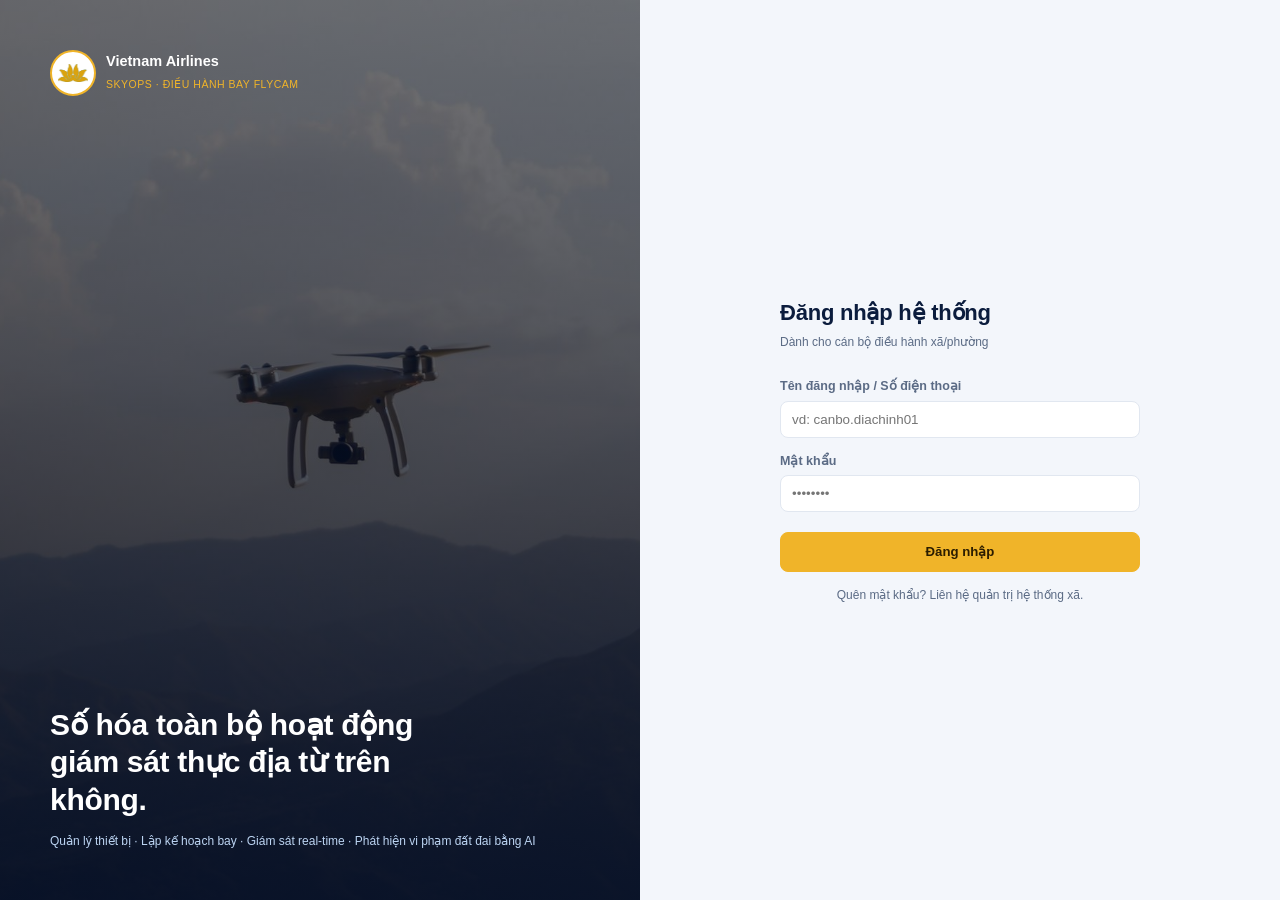
<file: login.html>
<!DOCTYPE html>
<html lang="vi"><head>
<meta charset="UTF-8"><meta name="viewport" content="width=device-width, initial-scale=1">
<title>Đăng nhập · SkyGov Flycam</title>
<link rel="stylesheet" href="css/style.css">
</head><body>
<div class="login-wrap">
  <div class="login-art" style="position:relative;background:url('assets/photos/login-drone.jpg') center/cover no-repeat">
    <div style="position:absolute;inset:0;background:linear-gradient(180deg,rgba(5,16,40,.55) 0%,rgba(5,16,40,.75) 60%,rgba(5,16,40,.92) 100%)"></div>
    <div class="logo-badge" style="position:relative;z-index:2">
      <div class="mark"><img src="assets/logo-icon-transparent.png" alt="Vietnam Airlines"></div>
      <div><b>Vietnam Airlines</b><span>SKYOPS · ĐIỀU HÀNH BAY FLYCAM</span></div>
    </div>
    <div style="position:relative;z-index:2;margin-top:auto">
      <h2>Số hóa toàn bộ hoạt động giám sát thực địa từ trên không.</h2>
      <div class="small" style="color:#bcd4f2;margin-top:14px">Quản lý thiết bị · Lập kế hoạch bay · Giám sát real-time · Phát hiện vi phạm đất đai bằng AI</div>
    </div>
  </div>
  <div class="login-form">
    <div class="login-box">
      <h1 style="font-size:22px;margin-bottom:4px">Đăng nhập hệ thống</h1>
      <p class="muted small" style="margin-bottom:26px">Dành cho cán bộ điều hành xã/phường</p>
      <div class="field"><label>Tên đăng nhập / Số điện thoại</label><input type="text" placeholder="vd: canbo.diachinh01"></div>
      <div class="field"><label>Mật khẩu</label><input type="password" placeholder="••••••••"></div>
      <a class="btn btn-primary" href="dashboard.html" style="width:100%;justify-content:center;margin-top:6px">Đăng nhập</a>
      <p class="small muted" style="text-align:center;margin-top:14px">Quên mật khẩu? Liên hệ quản trị hệ thống xã.</p>
    </div>
  </div>
</div>
</body></html>
</file>
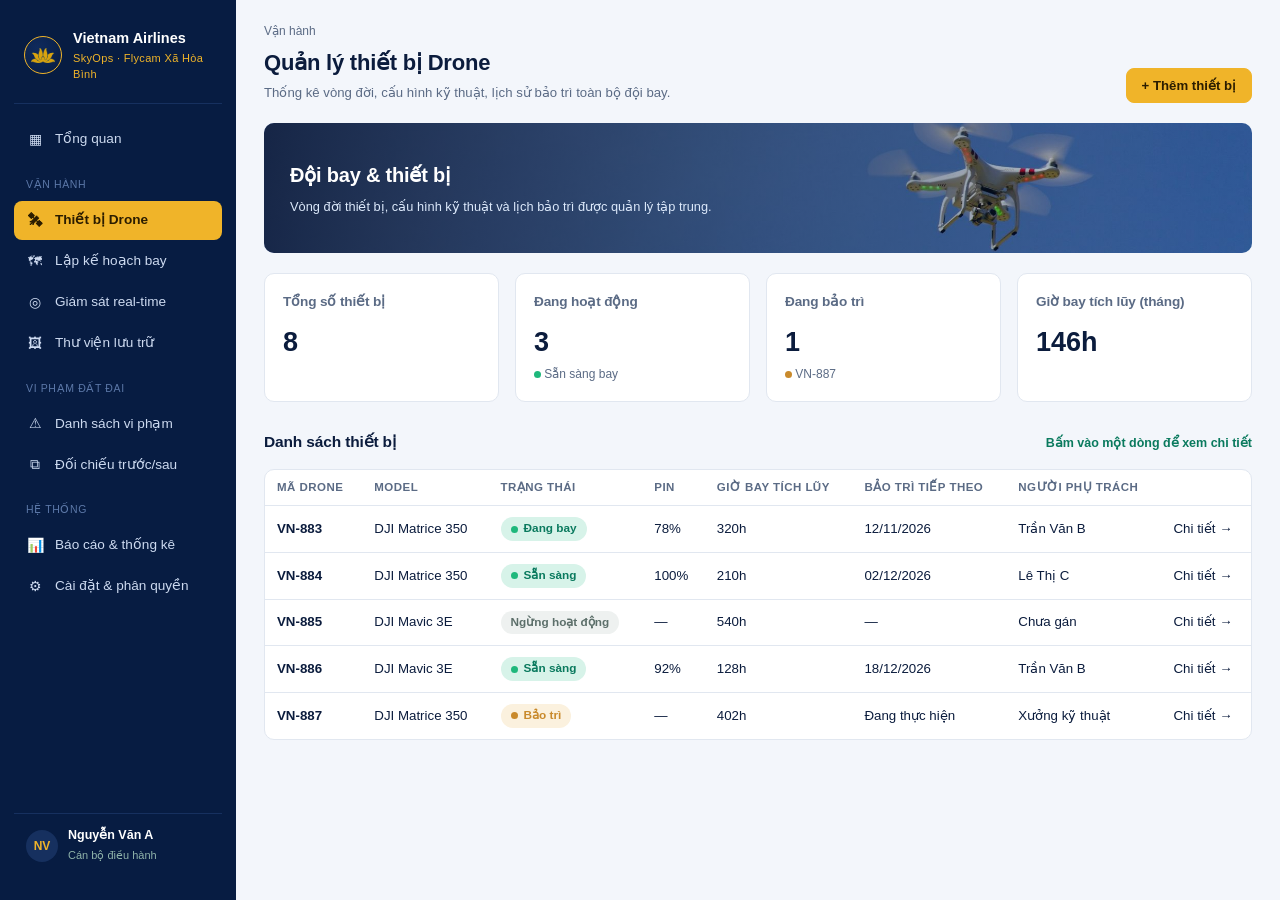
<file: thiet-bi.html>
<!DOCTYPE html>
<html lang="vi"><head>
<meta charset="UTF-8"><meta name="viewport" content="width=device-width, initial-scale=1">
<title>Quản lý thiết bị Drone · SkyGov Flycam</title>
<link rel="stylesheet" href="css/style.css">
</head><body>
<div class="shell">
  <aside class="sidebar">
    <div class="brand"><div class="brand-mark"><img src="assets/logo-icon-transparent.png" alt="Vietnam Airlines"></div><div><div class="brand-name">Vietnam Airlines</div><div class="brand-sub">SkyOps · Flycam Xã Hòa Bình</div></div></div>
    <div class="nav-item " onclick="location='dashboard.html'"><span class="nav-ico">▦</span> Tổng quan</div>
    <div class="nav-label">Vận hành</div>
    <div class="nav-item active" onclick="location='thiet-bi.html'"><span class="nav-ico">🛰</span> Thiết bị Drone</div>
    <div class="nav-item " onclick="location='ke-hoach-bay.html'"><span class="nav-ico">🗺</span> Lập kế hoạch bay</div>
    <div class="nav-item " onclick="location='giam-sat.html'"><span class="nav-ico">◎</span> Giám sát real-time</div>
    <div class="nav-item " onclick="location='thu-vien.html'"><span class="nav-ico">🖼</span> Thư viện lưu trữ</div>
    <div class="nav-label">Vi phạm đất đai</div>
    <div class="nav-item " onclick="location='vi-pham.html'"><span class="nav-ico">⚠</span> Danh sách vi phạm</div>
    <div class="nav-item " onclick="location='vi-pham-chi-tiet.html'"><span class="nav-ico">⧉</span> Đối chiếu trước/sau</div>
    <div class="nav-label">Hệ thống</div>
    <div class="nav-item " onclick="location='bao-cao.html'"><span class="nav-ico">📊</span> Báo cáo & thống kê</div>
    <div class="nav-item " onclick="location='cai-dat.html'"><span class="nav-ico">⚙</span> Cài đặt & phân quyền</div>
    <div class="side-foot"><div class="avatar">NV</div><div class="who"><b>Nguyễn Văn A</b><span>Cán bộ điều hành</span></div></div>
  </aside>
  <main class="main">
    <div class="topbar">
      <div><div class="crumb">Vận hành</div><h1>Quản lý thiết bị Drone</h1>
        <p class="desc">Thống kê vòng đời, cấu hình kỹ thuật, lịch sử bảo trì toàn bộ đội bay.</p></div>
      <div class="actions"><button class="btn btn-primary" onclick="openAddDeviceModal()">+ Thêm thiết bị</button></div>
    </div>

    <div class="hero-banner" style="min-height:130px;padding:20px 26px;background-image:url('assets/photos/hero-drone-fleet.jpg');background-position:center 50%">
      <div class="htext"><h2>Đội bay & thiết bị</h2><p>Vòng đời thiết bị, cấu hình kỹ thuật và lịch bảo trì được quản lý tập trung.</p></div>
    </div>

    <div class="grid g4">
      <div class="card"><h3>Tổng số thiết bị</h3><div class="stat">8</div></div>
      <div class="card"><h3>Đang hoạt động</h3><div class="stat">3</div><div class="stat-sub"><span class="dot dot-green"></span> Sẵn sàng bay</div></div>
      <div class="card"><h3>Đang bảo trì</h3><div class="stat">1</div><div class="stat-sub"><span class="dot dot-amber"></span> VN-887</div></div>
      <div class="card"><h3>Giờ bay tích lũy (tháng)</h3><div class="stat">146h</div></div>
    </div>

    <div class="section-title"><h2>Danh sách thiết bị</h2><span class="link small muted">Bấm vào một dòng để xem chi tiết</span></div>
    <div class="table-wrap">
      <table>
        <tr><th>Mã Drone</th><th>Model</th><th>Trạng thái</th><th>Pin</th><th>Giờ bay tích lũy</th><th>Bảo trì tiếp theo</th><th>Người phụ trách</th><th></th></tr>
        <tr class="row-click" onclick="openDeviceModal('VN-883')"><td><b>VN-883</b></td><td>DJI Matrice 350</td><td><span class="pill pill-green"><span class="dot dot-green"></span>Đang bay</span></td><td>78%</td><td>320h</td><td>12/11/2026</td><td>Trần Văn B</td><td class="link">Chi tiết →</td></tr>
        <tr class="row-click" onclick="openDeviceModal('VN-884')"><td><b>VN-884</b></td><td>DJI Matrice 350</td><td><span class="pill pill-green"><span class="dot dot-green"></span>Sẵn sàng</span></td><td>100%</td><td>210h</td><td>02/12/2026</td><td>Lê Thị C</td><td class="link">Chi tiết →</td></tr>
        <tr class="row-click" onclick="openDeviceModal('VN-885')"><td><b>VN-885</b></td><td>DJI Mavic 3E</td><td><span class="pill pill-grey">Ngừng hoạt động</span></td><td>—</td><td>540h</td><td>—</td><td>Chưa gán</td><td class="link">Chi tiết →</td></tr>
        <tr class="row-click" onclick="openDeviceModal('VN-886')"><td><b>VN-886</b></td><td>DJI Mavic 3E</td><td><span class="pill pill-green"><span class="dot dot-green"></span>Sẵn sàng</span></td><td>92%</td><td>128h</td><td>18/12/2026</td><td>Trần Văn B</td><td class="link">Chi tiết →</td></tr>
        <tr class="row-click" onclick="openDeviceModal('VN-887')"><td><b>VN-887</b></td><td>DJI Matrice 350</td><td><span class="pill pill-amber"><span class="dot dot-amber"></span>Bảo trì</td><td>—</td><td>402h</td><td>Đang thực hiện</td><td>Xưởng kỹ thuật</td><td class="link">Chi tiết →</td></tr>
      </table>
    </div>
  </main>
</div>
<script src="js/app.js"></script>
<script>
var DEVICES = {
  'VN-883': {model:'DJI Matrice 350 RTK', status:'<span class="pill pill-green"><span class="dot dot-green"></span>Đang bay</span>', battery:'78%', hours:'320h', camera:'Zenmuse P1 (45MP)', range:'12km', endurance:'55 phút', next:'12/11/2026', owner:'Trần Văn B', pos:'21.02°N, 105.83°E · Thôn 2', img:'assets/photos/aerial-3.jpg',
    history:['26/08/2026 — Thay cánh quạt, hiệu chuẩn IMU','14/06/2026 — Kiểm tra định kỳ 300h','02/03/2026 — Cập nhật firmware v4.2']},
  'VN-884': {model:'DJI Matrice 350 RTK', status:'<span class="pill pill-green"><span class="dot dot-green"></span>Sẵn sàng</span>', battery:'100%', hours:'210h', camera:'Zenmuse P1 (45MP)', range:'12km', endurance:'55 phút', next:'02/12/2026', owner:'Lê Thị C', pos:'21.04°N, 105.80°E · Sân đỗ trung tâm', img:'assets/photos/aerial-1.jpg',
    history:['10/09/2026 — Kiểm tra định kỳ 200h','15/05/2026 — Thay pin mới']},
  'VN-885': {model:'DJI Mavic 3E', status:'<span class="pill pill-grey">Ngừng hoạt động</span>', battery:'—', hours:'540h', camera:'Mavic Enterprise RTK', range:'8km', endurance:'45 phút', next:'Chưa lên lịch', owner:'Chưa gán', pos:'Kho thiết bị xã', img:'assets/photos/aerial-5.jpg',
    history:['20/01/2026 — Ngừng hoạt động do lỗi cảm biến GPS','05/12/2025 — Kiểm tra định kỳ 500h']},
  'VN-886': {model:'DJI Mavic 3E', status:'<span class="pill pill-green"><span class="dot dot-green"></span>Sẵn sàng</span>', battery:'92%', hours:'128h', camera:'Mavic Enterprise RTK', range:'8km', endurance:'45 phút', next:'18/12/2026', owner:'Trần Văn B', pos:'21.041°N, 105.798°E · Kênh Bắc', img:'assets/photos/aerial-4.jpg',
    history:['28/07/2026 — Kiểm tra định kỳ 100h']},
  'VN-887': {model:'DJI Matrice 350 RTK', status:'<span class="pill pill-amber"><span class="dot dot-amber"></span>Đang bảo trì</span>', battery:'—', hours:'402h', camera:'Zenmuse P1 (45MP)', range:'12km', endurance:'55 phút', next:'Đang thực hiện', owner:'Xưởng kỹ thuật', pos:'Xưởng bảo trì trung tâm', img:'assets/photos/aerial-6.jpg',
    history:['24/10/2026 — Phát hiện lỗi động cơ, đưa vào bảo trì','01/07/2026 — Kiểm tra định kỳ 400h']}
};
function openDeviceModal(id){
  var d = DEVICES[id];
  var histHtml = d.history.map(function(h){return '<p class="small" style="margin-bottom:8px">'+h+'</p>';}).join('');
  openModal(
    '<div class="modal-eyebrow">Thiết bị Drone</div>'+
    '<div class="modal-title">'+id+' · '+d.model+'</div>'+
    '<div class="modal-sub">Phụ trách: '+d.owner+' &nbsp;·&nbsp; Trạng thái: '+d.status+'</div>'+
    '<div class="mtabs">'+
      '<div class="mtab active" onclick="modalTab(this,\'spec\')">Thông số kỹ thuật</div>'+
      '<div class="mtab" onclick="modalTab(this,\'hist\')">Lịch sử bảo trì</div>'+
      '<div class="mtab" onclick="modalTab(this,\'pos\')">Vị trí hiện tại</div>'+
    '</div>'+
    '<div class="mpanel" data-mpanel="spec">'+
      '<div class="kv-row"><span class="muted">Camera</span><b>'+d.camera+'</b></div>'+
      '<div class="kv-row"><span class="muted">Tầm bay tối đa</span><b>'+d.range+'</b></div>'+
      '<div class="kv-row"><span class="muted">Thời lượng pin</span><b>'+d.endurance+'</b></div>'+
      '<div class="kv-row"><span class="muted">Pin hiện tại</span><b>'+d.battery+'</b></div>'+
      '<div class="kv-row"><span class="muted">Giờ bay tích lũy</span><b>'+d.hours+'</b></div>'+
      '<div class="kv-row"><span class="muted">Bảo trì tiếp theo</span><b>'+d.next+'</b></div>'+
    '</div>'+
    '<div class="mpanel" data-mpanel="hist" style="display:none">'+histHtml+'</div>'+
    '<div class="mpanel" data-mpanel="pos" style="display:none">'+
      '<div class="map-mock" style="min-height:180px;background:url(\''+d.img+'\') center/cover"><div class="map-pin" style="top:45%;left:42%"></div></div>'+
      '<p class="small muted" style="margin-top:8px">'+d.pos+'</p>'+
    '</div>'+
    '<div class="modal-actions">'+
      '<button class="btn" onclick="closeModal()">Đóng</button>'+
      '<button class="btn btn-primary" onclick="closeModal();showToast(\''+id+' — đã gửi lệnh cập nhật lịch bảo trì\')">Lên lịch bảo trì</button>'+
    '</div>'
  , true);
}
function openAddDeviceModal(){
  openModal(
    '<div class="modal-eyebrow">Thiết bị Drone</div>'+
    '<div class="modal-title">Thêm thiết bị mới</div>'+
    '<div class="modal-sub">Khai báo drone mới vào đội bay của xã.</div>'+
    '<div class="field"><label>Mã Drone</label><input type="text" placeholder="VD: VN-888"></div>'+
    '<div class="field-row">'+
      '<div class="field"><label>Model</label><select><option>DJI Matrice 350 RTK</option><option>DJI Mavic 3E</option></select></div>'+
      '<div class="field"><label>Người phụ trách</label><select><option>Trần Văn B</option><option>Lê Thị C</option></select></div>'+
    '</div>'+
    '<div class="field"><label>Ghi chú</label><textarea rows="2" placeholder="Cấu hình, phụ kiện đi kèm..."></textarea></div>'+
    '<div class="modal-actions">'+
      '<button class="btn" onclick="closeModal()">Hủy</button>'+
      '<button class="btn btn-primary" onclick="closeModal();showToast(\'Đã thêm thiết bị mới vào đội bay\')">Lưu thiết bị</button>'+
    '</div>'
  );
}
</script>
</body></html>
</file>
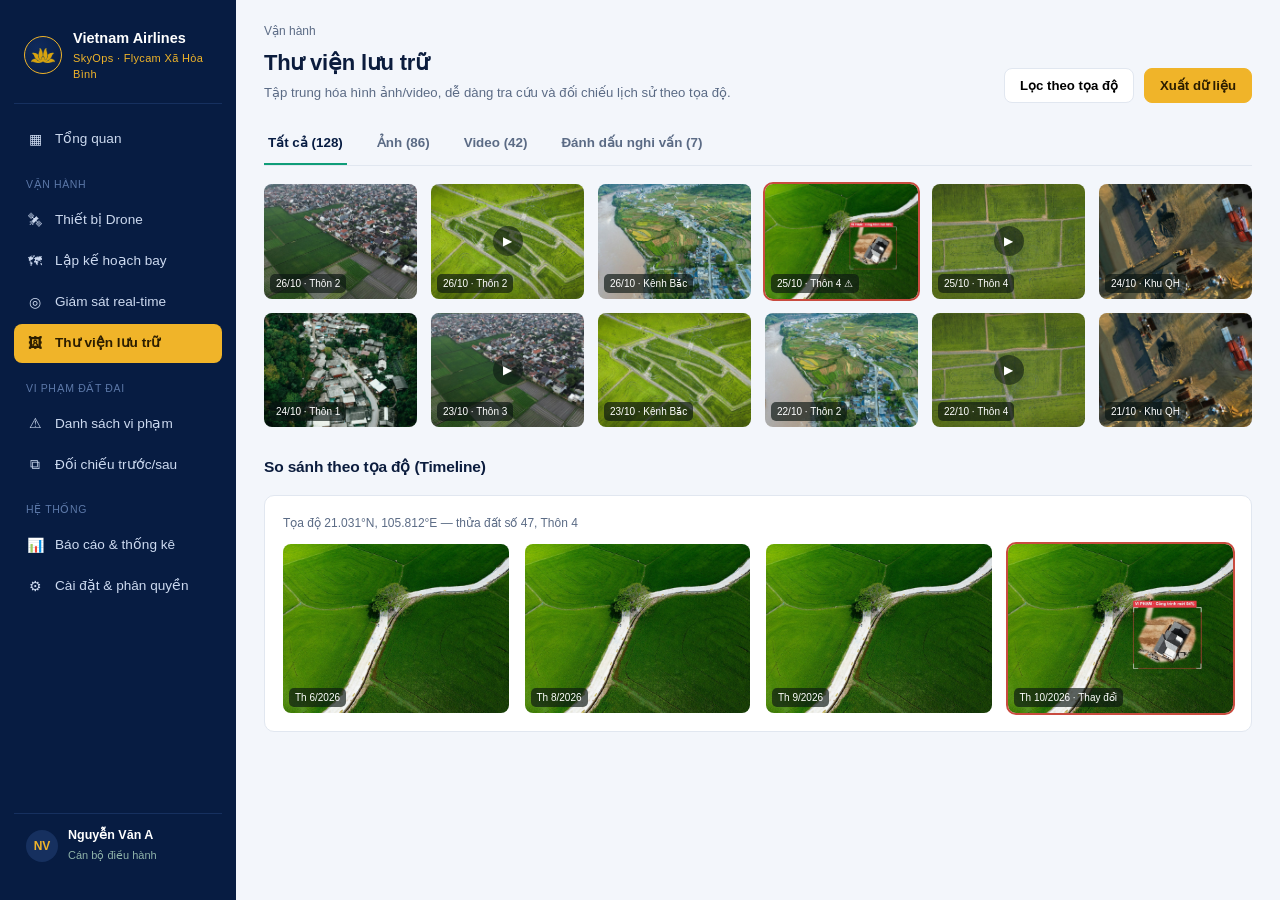
<file: thu-vien.html>
<!DOCTYPE html>
<html lang="vi"><head>
<meta charset="UTF-8"><meta name="viewport" content="width=device-width, initial-scale=1">
<title>Thư viện lưu trữ · SkyGov Flycam</title>
<link rel="stylesheet" href="css/style.css">
</head><body>
<div class="shell">
  <aside class="sidebar">
    <div class="brand"><div class="brand-mark"><img src="assets/logo-icon-transparent.png" alt="Vietnam Airlines"></div><div><div class="brand-name">Vietnam Airlines</div><div class="brand-sub">SkyOps · Flycam Xã Hòa Bình</div></div></div>
    <div class="nav-item " onclick="location='dashboard.html'"><span class="nav-ico">▦</span> Tổng quan</div>
    <div class="nav-label">Vận hành</div>
    <div class="nav-item " onclick="location='thiet-bi.html'"><span class="nav-ico">🛰</span> Thiết bị Drone</div>
    <div class="nav-item " onclick="location='ke-hoach-bay.html'"><span class="nav-ico">🗺</span> Lập kế hoạch bay</div>
    <div class="nav-item " onclick="location='giam-sat.html'"><span class="nav-ico">◎</span> Giám sát real-time</div>
    <div class="nav-item active" onclick="location='thu-vien.html'"><span class="nav-ico">🖼</span> Thư viện lưu trữ</div>
    <div class="nav-label">Vi phạm đất đai</div>
    <div class="nav-item " onclick="location='vi-pham.html'"><span class="nav-ico">⚠</span> Danh sách vi phạm</div>
    <div class="nav-item " onclick="location='vi-pham-chi-tiet.html'"><span class="nav-ico">⧉</span> Đối chiếu trước/sau</div>
    <div class="nav-label">Hệ thống</div>
    <div class="nav-item " onclick="location='bao-cao.html'"><span class="nav-ico">📊</span> Báo cáo & thống kê</div>
    <div class="nav-item " onclick="location='cai-dat.html'"><span class="nav-ico">⚙</span> Cài đặt & phân quyền</div>
    <div class="side-foot"><div class="avatar">NV</div><div class="who"><b>Nguyễn Văn A</b><span>Cán bộ điều hành</span></div></div>
  </aside>
  <main class="main">
    <div class="topbar">
      <div><div class="crumb">Vận hành</div><h1>Thư viện lưu trữ</h1>
        <p class="desc">Tập trung hóa hình ảnh/video, dễ dàng tra cứu và đối chiếu lịch sử theo tọa độ.</p></div>
      <div class="actions"><button class="btn">Lọc theo tọa độ</button><button class="btn btn-primary">Xuất dữ liệu</button></div>
    </div>

    <div class="tabs">
      <div class="tab active" data-target="all">Tất cả (128)</div>
      <div class="tab" data-target="img">Ảnh (86)</div>
      <div class="tab" data-target="vid">Video (42)</div>
      <div class="tab" data-target="flag">Đánh dấu nghi vấn (7)</div>
    </div>

    <div class="grid" style="grid-template-columns:repeat(6,1fr);gap:14px">
      <div class="thumb" style="background-image:url('assets/photos/aerial-1.jpg')" onclick="openMediaModal(0)"><span class="tag">26/10 · Thôn 2</span></div>
      <div class="thumb" style="background-image:url('assets/photos/aerial-2.jpg')" onclick="openMediaModal(1)"><span class="play">▶</span><span class="tag">26/10 · Thôn 2</span></div>
      <div class="thumb" style="background-image:url('assets/photos/aerial-3.jpg')" onclick="openMediaModal(2)"><span class="tag">26/10 · Kênh Bắc</span></div>
      <div class="thumb flag" style="background-image:url('assets/photos/violation-after.jpg')" onclick="openMediaModal(3)"><span class="tag">25/10 · Thôn 4 ⚠</span></div>
      <div class="thumb" style="background-image:url('assets/photos/aerial-4.jpg')" onclick="openMediaModal(4)"><span class="play">▶</span><span class="tag">25/10 · Thôn 4</span></div>
      <div class="thumb" style="background-image:url('assets/photos/aerial-5.jpg')" onclick="openMediaModal(5)"><span class="tag">24/10 · Khu QH</span></div>
      <div class="thumb" style="background-image:url('assets/photos/aerial-6.jpg')" onclick="openMediaModal(6)"><span class="tag">24/10 · Thôn 1</span></div>
      <div class="thumb" style="background-image:url('assets/photos/aerial-1.jpg')" onclick="openMediaModal(7)"><span class="play">▶</span><span class="tag">23/10 · Thôn 3</span></div>
      <div class="thumb" style="background-image:url('assets/photos/aerial-2.jpg')" onclick="openMediaModal(8)"><span class="tag">23/10 · Kênh Bắc</span></div>
      <div class="thumb" style="background-image:url('assets/photos/aerial-3.jpg')" onclick="openMediaModal(9)"><span class="tag">22/10 · Thôn 2</span></div>
      <div class="thumb" style="background-image:url('assets/photos/aerial-4.jpg')" onclick="openMediaModal(10)"><span class="play">▶</span><span class="tag">22/10 · Thôn 4</span></div>
      <div class="thumb" style="background-image:url('assets/photos/aerial-5.jpg')" onclick="openMediaModal(11)"><span class="tag">21/10 · Khu QH</span></div>
    </div>

    <div class="section-title"><h2>So sánh theo tọa độ (Timeline)</h2></div>
    <div class="card">
      <p class="small muted" style="margin-bottom:12px">Tọa độ 21.031°N, 105.812°E — thửa đất số 47, Thôn 4</p>
      <div class="grid g4">
        <div><div class="thumb" style="background-image:url('assets/photos/violation-before.jpg')" onclick="openMediaModal(12)"><span class="tag">Th 6/2026</span></div></div>
        <div><div class="thumb" style="background-image:url('assets/photos/violation-before.jpg')" onclick="openMediaModal(13)"><span class="tag">Th 8/2026</span></div></div>
        <div><div class="thumb" style="background-image:url('assets/photos/violation-before.jpg')" onclick="openMediaModal(14)"><span class="tag">Th 9/2026</span></div></div>
        <div><div class="thumb flag" style="background-image:url('assets/photos/violation-after.jpg')" onclick="openMediaModal(15)"><span class="tag">Th 10/2026 · Thay đổi</span></div></div>
      </div>
    </div>
  </main>
</div>
<script src="js/app.js"></script>
<script>
var MEDIA = [
  {type:'Ảnh', img:'assets/photos/aerial-1.jpg', date:'26/10/2026 · 06:32', loc:'Thôn 2', coord:'21.020°N, 105.828°E', drone:'VN-883', mission:'Quét vùng Thôn 2', size:'8.4 MB'},
  {type:'Video', img:'assets/photos/aerial-2.jpg', date:'26/10/2026 · 06:35', loc:'Thôn 2', coord:'21.021°N, 105.829°E', drone:'VN-883', mission:'Quét vùng Thôn 2', size:'42 MB · 0:38'},
  {type:'Ảnh', img:'assets/photos/aerial-3.jpg', date:'26/10/2026 · 15:02', loc:'Kênh Bắc', coord:'21.041°N, 105.798°E', drone:'VN-886', mission:'Hành lang kênh Bắc', size:'7.9 MB'},
  {type:'Ảnh · Nghi vấn', img:'assets/photos/violation-after.jpg', date:'25/10/2026 · 09:14', loc:'Thôn 4', coord:'21.031°N, 105.812°E', drone:'VN-884', mission:'Quét điểm khu QH', size:'9.1 MB'},
  {type:'Video', img:'assets/photos/aerial-4.jpg', date:'25/10/2026 · 09:20', loc:'Thôn 4', coord:'21.030°N, 105.811°E', drone:'VN-884', mission:'Quét điểm khu QH', size:'51 MB · 0:52'},
  {type:'Ảnh', img:'assets/photos/aerial-5.jpg', date:'24/10/2026 · 10:05', loc:'Khu QH', coord:'21.028°N, 105.809°E', drone:'VN-886', mission:'Quét điểm khu QH mới', size:'8.0 MB'},
  {type:'Ảnh', img:'assets/photos/aerial-6.jpg', date:'24/10/2026 · 11:40', loc:'Thôn 1', coord:'21.018°N, 105.822°E', drone:'VN-883', mission:'Tuần tra định kỳ', size:'7.6 MB'},
  {type:'Video', img:'assets/photos/aerial-1.jpg', date:'23/10/2026 · 08:12', loc:'Thôn 3', coord:'21.033°N, 105.818°E', drone:'VN-886', mission:'Hành lang kênh Bắc', size:'39 MB · 0:31'},
  {type:'Ảnh', img:'assets/photos/aerial-2.jpg', date:'23/10/2026 · 08:20', loc:'Kênh Bắc', coord:'21.040°N, 105.799°E', drone:'VN-886', mission:'Hành lang kênh Bắc', size:'8.2 MB'},
  {type:'Ảnh', img:'assets/photos/aerial-3.jpg', date:'22/10/2026 · 07:02', loc:'Thôn 2', coord:'21.022°N, 105.827°E', drone:'VN-883', mission:'Quét vùng Thôn 2', size:'7.8 MB'},
  {type:'Video', img:'assets/photos/aerial-4.jpg', date:'22/10/2026 · 07:10', loc:'Thôn 4', coord:'21.031°N, 105.813°E', drone:'VN-884', mission:'Quét điểm khu QH', size:'44 MB · 0:35'},
  {type:'Ảnh', img:'assets/photos/aerial-5.jpg', date:'21/10/2026 · 09:44', loc:'Khu QH', coord:'21.027°N, 105.808°E', drone:'VN-886', mission:'Quét điểm khu QH mới', size:'8.1 MB'},
  {type:'Ảnh · Timeline', img:'assets/photos/violation-before.jpg', date:'Tháng 6/2026', loc:'Thửa 47, Thôn 4', coord:'21.031°N, 105.812°E', drone:'VN-884', mission:'Kiểm tra định kỳ tọa độ', size:'—'},
  {type:'Ảnh · Timeline', img:'assets/photos/violation-before.jpg', date:'Tháng 8/2026', loc:'Thửa 47, Thôn 4', coord:'21.031°N, 105.812°E', drone:'VN-884', mission:'Kiểm tra định kỳ tọa độ', size:'—'},
  {type:'Ảnh · Timeline', img:'assets/photos/violation-before.jpg', date:'Tháng 9/2026', loc:'Thửa 47, Thôn 4', coord:'21.031°N, 105.812°E', drone:'VN-884', mission:'Kiểm tra định kỳ tọa độ', size:'—'},
  {type:'Ảnh · Timeline · Thay đổi', img:'assets/photos/violation-after.jpg', date:'Tháng 10/2026', loc:'Thửa 47, Thôn 4', coord:'21.031°N, 105.812°E', drone:'VN-884', mission:'Kiểm tra định kỳ tọa độ', size:'—'}
];
function openMediaModal(i){
  var m = MEDIA[i];
  openModal(
    '<div class="lightbox-img" style="background-image:url(\''+m.img+'\')"><span class="cap">'+m.type+'</span></div>'+
    '<div class="modal-title">'+m.loc+' · '+m.date+'</div>'+
    '<div class="modal-sub">Nhiệm vụ: '+m.mission+'</div>'+
    '<div class="kv-row"><span class="muted">Tọa độ GPS</span><b>'+m.coord+'</b></div>'+
    '<div class="kv-row"><span class="muted">Drone thực hiện</span><b>'+m.drone+'</b></div>'+
    '<div class="kv-row"><span class="muted">Dung lượng</span><b>'+m.size+'</b></div>'+
    '<div class="modal-actions">'+
      '<button class="btn" onclick="closeModal()">Đóng</button>'+
      '<button class="btn" onclick="showToast(\'Đã tải xuống tệp gốc\')">⬇ Tải xuống</button>'+
      '<button class="btn btn-primary" onclick="closeModal();showToast(\'Đã đánh dấu để cán bộ địa chính xác minh\')">⚠ Đánh dấu nghi vấn</button>'+
    '</div>'
  );
}
</script>
</body></html>
</file>
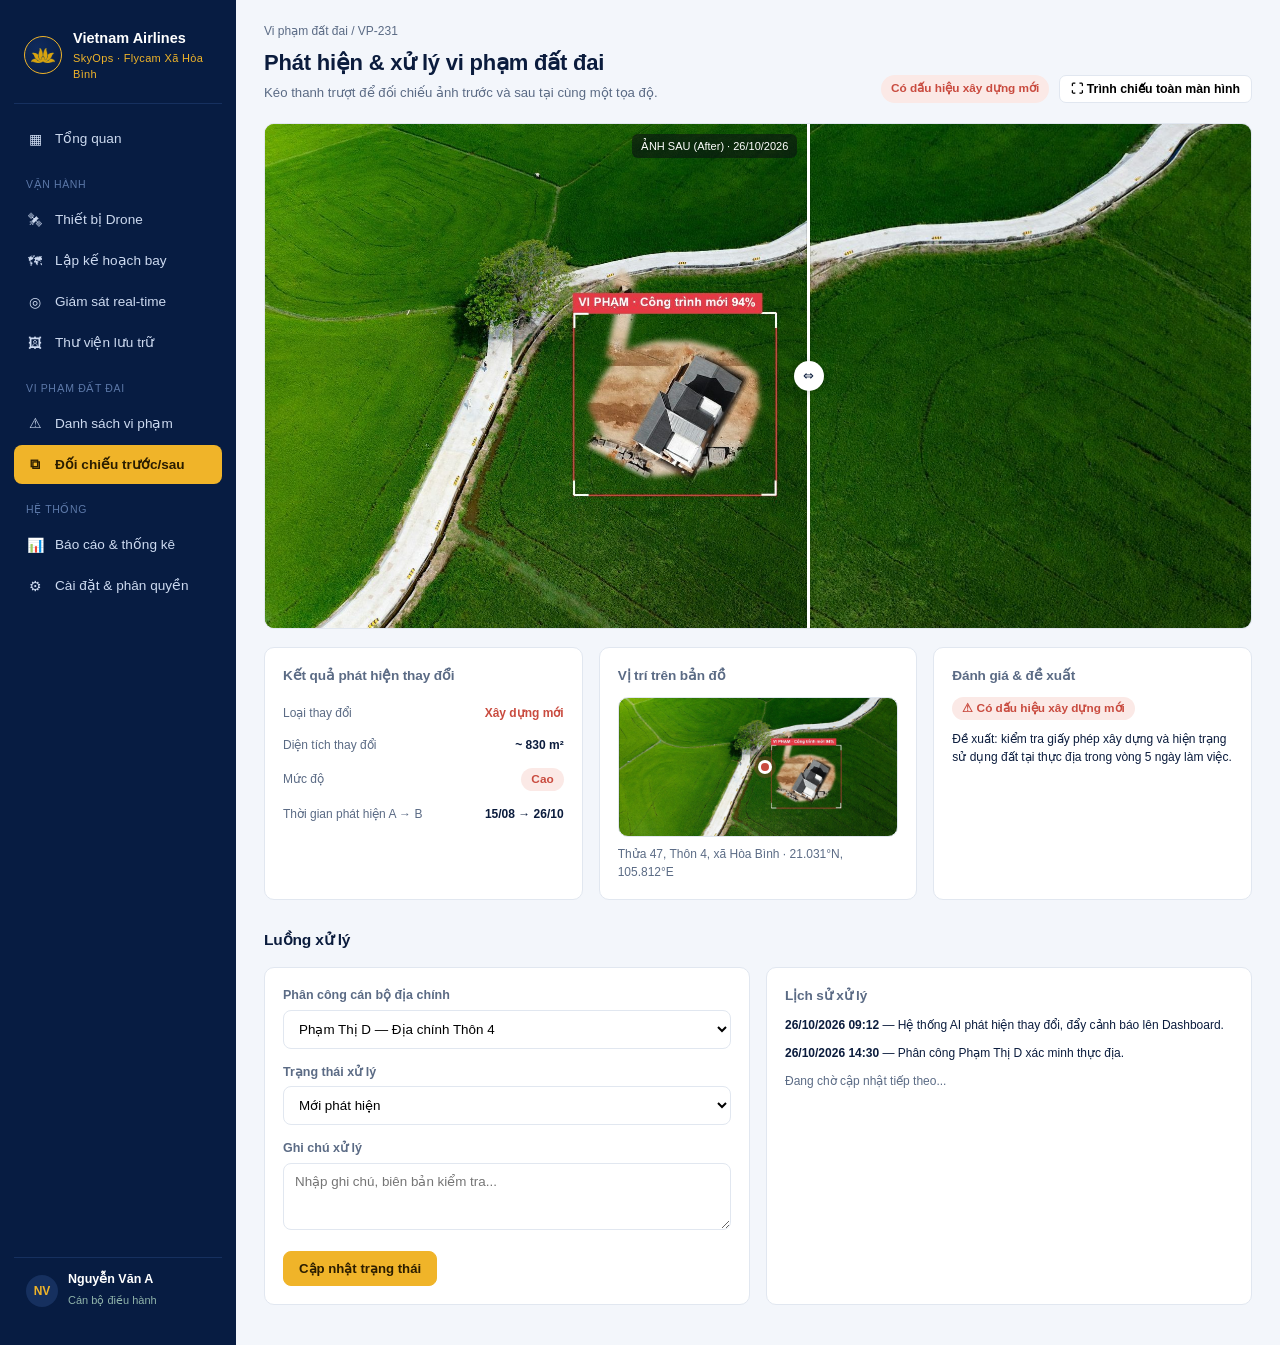
<file: vi-pham-chi-tiet.html>
<!DOCTYPE html>
<html lang="vi"><head>
<meta charset="UTF-8"><meta name="viewport" content="width=device-width, initial-scale=1">
<title>Đối chiếu vi phạm · SkyGov Flycam</title>
<link rel="stylesheet" href="css/style.css">
</head><body>
<div class="shell">
  <aside class="sidebar">
    <div class="brand"><div class="brand-mark"><img src="assets/logo-icon-transparent.png" alt="Vietnam Airlines"></div><div><div class="brand-name">Vietnam Airlines</div><div class="brand-sub">SkyOps · Flycam Xã Hòa Bình</div></div></div>
    <div class="nav-item " onclick="location='dashboard.html'"><span class="nav-ico">▦</span> Tổng quan</div>
    <div class="nav-label">Vận hành</div>
    <div class="nav-item " onclick="location='thiet-bi.html'"><span class="nav-ico">🛰</span> Thiết bị Drone</div>
    <div class="nav-item " onclick="location='ke-hoach-bay.html'"><span class="nav-ico">🗺</span> Lập kế hoạch bay</div>
    <div class="nav-item " onclick="location='giam-sat.html'"><span class="nav-ico">◎</span> Giám sát real-time</div>
    <div class="nav-item " onclick="location='thu-vien.html'"><span class="nav-ico">🖼</span> Thư viện lưu trữ</div>
    <div class="nav-label">Vi phạm đất đai</div>
    <div class="nav-item " onclick="location='vi-pham.html'"><span class="nav-ico">⚠</span> Danh sách vi phạm</div>
    <div class="nav-item active" onclick="location='vi-pham-chi-tiet.html'"><span class="nav-ico">⧉</span> Đối chiếu trước/sau</div>
    <div class="nav-label">Hệ thống</div>
    <div class="nav-item " onclick="location='bao-cao.html'"><span class="nav-ico">📊</span> Báo cáo & thống kê</div>
    <div class="nav-item " onclick="location='cai-dat.html'"><span class="nav-ico">⚙</span> Cài đặt & phân quyền</div>
    <div class="side-foot"><div class="avatar">NV</div><div class="who"><b>Nguyễn Văn A</b><span>Cán bộ điều hành</span></div></div>
  </aside>
  <main class="main">
    <div class="topbar">
      <div><div class="crumb">Vi phạm đất đai / VP-231</div><h1>Phát hiện & xử lý vi phạm đất đai</h1>
        <p class="desc">Kéo thanh trượt để đối chiếu ảnh trước và sau tại cùng một tọa độ.</p></div>
      <div class="actions"><span class="pill pill-red">Có dấu hiệu xây dựng mới</span><button class="btn btn-sm" onclick="openFullscreenCompare()">⛶ Trình chiếu toàn màn hình</button></div>
    </div>

    <div class="compare">
      <div class="before" style="background:url('assets/photos/violation-before.jpg') center/cover">
        <div class="cap" style="left:10px">ẢNH TRƯỚC (Before) · 15/08/2026</div>
      </div>
      <div class="after-clip">
        <div class="after" style="background:url('assets/photos/violation-after.jpg') center/cover"></div>
        <div class="cap" style="right:10px">ẢNH SAU (After) · 26/10/2026</div>
      </div>
      <div class="handle"></div>
      <input type="range" min="0" max="100" value="55">
    </div>

    <div class="grid g3" style="margin-top:18px">
      <div class="card">
        <h3>Kết quả phát hiện thay đổi</h3>
        <div class="flex-between" style="padding:7px 0"><span class="muted small">Loại thay đổi</span><b class="small" style="color:var(--red)">Xây dựng mới</b></div>
        <div class="flex-between" style="padding:7px 0"><span class="muted small">Diện tích thay đổi</span><b class="small">~ 830 m²</b></div>
        <div class="flex-between" style="padding:7px 0"><span class="muted small">Mức độ</span><span class="pill pill-red">Cao</span></div>
        <div class="flex-between" style="padding:7px 0"><span class="muted small">Thời gian phát hiện A → B</span><b class="small">15/08 → 26/10</b></div>
      </div>
      <div class="card">
        <h3>Vị trí trên bản đồ</h3>
        <div class="map-mock" style="min-height:140px;background:url('assets/photos/violation-after.jpg') center/cover"><div class="map-pin red" style="top:45%;left:50%"></div></div>
        <p class="small muted" style="margin-top:8px">Thửa 47, Thôn 4, xã Hòa Bình · 21.031°N, 105.812°E</p>
      </div>
      <div class="card">
        <h3>Đánh giá & đề xuất</h3>
        <p class="pill pill-red" style="margin-bottom:10px">⚠ Có dấu hiệu xây dựng mới</p>
        <p class="small">Đề xuất: kiểm tra giấy phép xây dựng và hiện trạng sử dụng đất tại thực địa trong vòng 5 ngày làm việc.</p>
      </div>
    </div>

    <div class="section-title"><h2>Luồng xử lý</h2></div>
    <div class="grid g2">
      <div class="card">
        <div class="field"><label>Phân công cán bộ địa chính</label><select id="vpAssign"><option>Phạm Thị D — Địa chính Thôn 4</option><option>Lê Văn E — Địa chính Thôn 2</option></select></div>
        <div class="field"><label>Trạng thái xử lý</label><select id="vpStatus"><option>Mới phát hiện</option><option>Đang xác minh thực địa</option><option>Đã lập biên bản</option><option>Đã xử lý</option></select></div>
        <div class="field"><label>Ghi chú xử lý</label><textarea id="vpNote" rows="3" placeholder="Nhập ghi chú, biên bản kiểm tra..."></textarea></div>
        <button class="btn btn-primary" onclick="openConfirmUpdateModal()">Cập nhật trạng thái</button>
      </div>
      <div class="card">
        <h3>Lịch sử xử lý</h3>
        <div id="vpHistory">
          <p class="small" style="margin-bottom:10px"><b>26/10/2026 09:12</b> — Hệ thống AI phát hiện thay đổi, đẩy cảnh báo lên Dashboard.</p>
          <p class="small" style="margin-bottom:10px"><b>26/10/2026 14:30</b> — Phân công Phạm Thị D xác minh thực địa.</p>
        </div>
        <p class="small muted">Đang chờ cập nhật tiếp theo...</p>
      </div>
    </div>
  </main>
</div>
<script src="js/app.js"></script>
<script>
function openFullscreenCompare(){
  openModal(
    '<div class="modal-eyebrow">VP-231 · Thửa 47, Thôn 4</div>'+
    '<div class="modal-title">Đối chiếu ảnh trước / sau</div>'+
    '<div class="compare" style="aspect-ratio:16/9">'+
      '<div class="before" style="background:url(\'assets/photos/violation-before.jpg\') center/cover"><div class="cap" style="left:10px">TRƯỚC · 15/08/2026</div></div>'+
      '<div class="after-clip"><div class="after" style="background:url(\'assets/photos/violation-after.jpg\') center/cover"></div><div class="cap" style="right:10px">SAU · 26/10/2026</div></div>'+
      '<div class="handle"></div><input type="range" min="0" max="100" value="55">'+
    '</div>'+
    '<div class="modal-actions"><button class="btn btn-primary" onclick="closeModal()">Đóng trình chiếu</button></div>'
  , true);
  // re-bind slider logic for the newly injected compare element
  setTimeout(function(){
    document.querySelectorAll('.modal-box .compare').forEach(function(c){
      var range = c.querySelector('input[type=range]');
      var clip = c.querySelector('.after-clip');
      var handle = c.querySelector('.handle');
      function upd(){ clip.style.width = range.value+'%'; handle.style.left = range.value+'%'; }
      range.addEventListener('input', upd); upd();
    });
  }, 30);
}
function openConfirmUpdateModal(){
  var assign = document.getElementById('vpAssign').value;
  var status = document.getElementById('vpStatus').value;
  var note = document.getElementById('vpNote').value || '(không có ghi chú)';
  openModal(
    '<div class="modal-eyebrow">Xác nhận cập nhật</div>'+
    '<div class="modal-title">VP-231 · Thửa 47, Thôn 4</div>'+
    '<div class="kv-row"><span class="muted">Cán bộ phụ trách</span><b>'+assign+'</b></div>'+
    '<div class="kv-row"><span class="muted">Trạng thái mới</span><b>'+status+'</b></div>'+
    '<div class="kv-row"><span class="muted">Ghi chú</span><b>'+note+'</b></div>'+
    '<div class="modal-actions">'+
      '<button class="btn" onclick="closeModal()">Hủy</button>'+
      '<button class="btn btn-primary" onclick="confirmUpdateApply(\''+status+'\')">✓ Xác nhận cập nhật</button>'+
    '</div>'
  );
}
function confirmUpdateApply(status){
  var hist = document.getElementById('vpHistory');
  var now = new Date();
  var stamp = ('0'+now.getDate()).slice(-2)+'/'+('0'+(now.getMonth()+1)).slice(-2)+'/2026 '+('0'+now.getHours()).slice(-2)+':'+('0'+now.getMinutes()).slice(-2);
  var p = document.createElement('p');
  p.className='small'; p.style.marginBottom='10px';
  p.innerHTML = '<b>'+stamp+'</b> — Cập nhật trạng thái: <b>'+status+'</b>';
  hist.appendChild(p);
  closeModal();
  showToast('Đã cập nhật trạng thái xử lý VP-231');
}
</script>
</body></html>
</file>
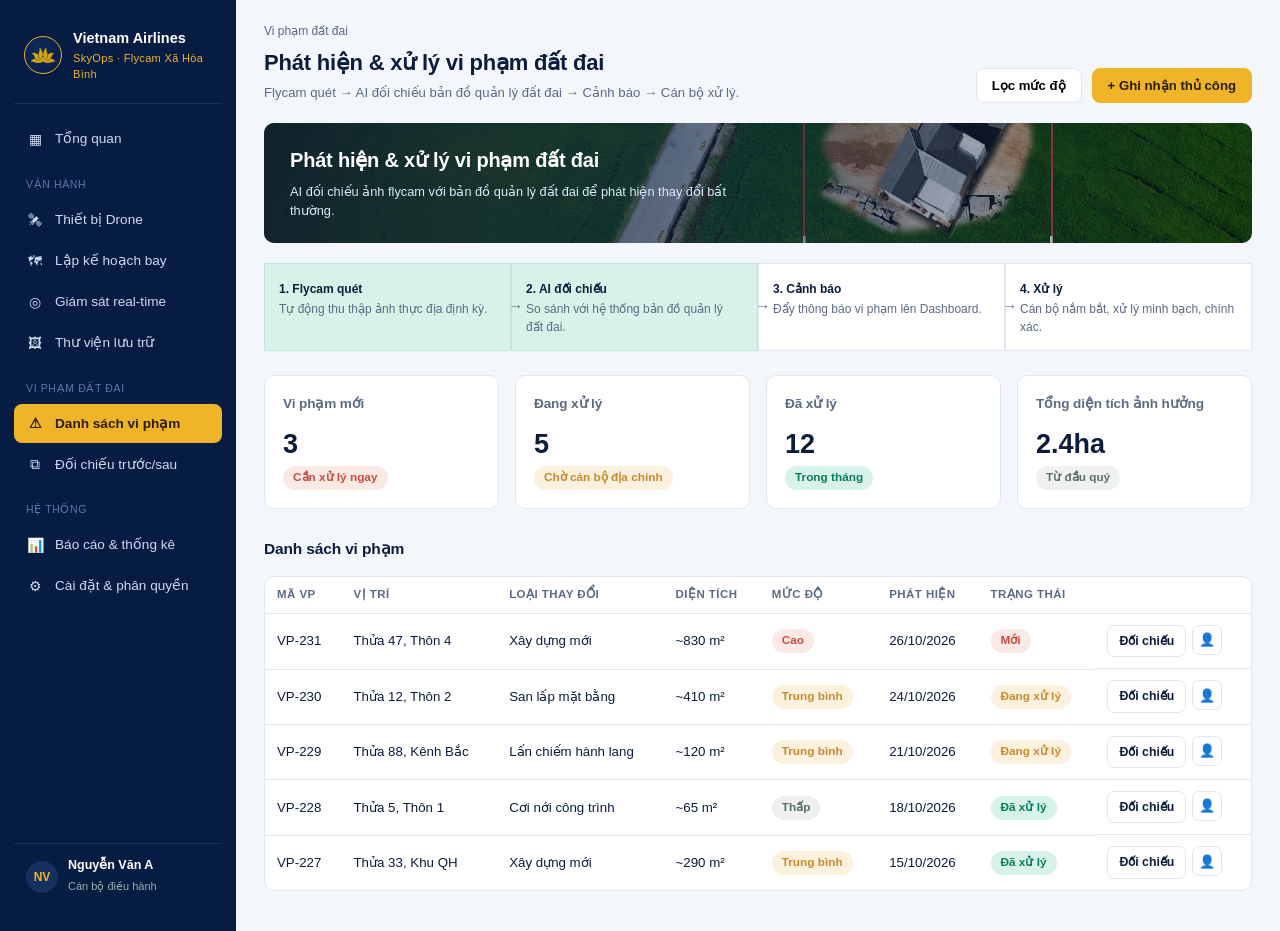
<file: vi-pham.html>
<!DOCTYPE html>
<html lang="vi"><head>
<meta charset="UTF-8"><meta name="viewport" content="width=device-width, initial-scale=1">
<title>Danh sách vi phạm · SkyGov Flycam</title>
<link rel="stylesheet" href="css/style.css">
</head><body>
<div class="shell">
  <aside class="sidebar">
    <div class="brand"><div class="brand-mark"><img src="assets/logo-icon-transparent.png" alt="Vietnam Airlines"></div><div><div class="brand-name">Vietnam Airlines</div><div class="brand-sub">SkyOps · Flycam Xã Hòa Bình</div></div></div>
    <div class="nav-item " onclick="location='dashboard.html'"><span class="nav-ico">▦</span> Tổng quan</div>
    <div class="nav-label">Vận hành</div>
    <div class="nav-item " onclick="location='thiet-bi.html'"><span class="nav-ico">🛰</span> Thiết bị Drone</div>
    <div class="nav-item " onclick="location='ke-hoach-bay.html'"><span class="nav-ico">🗺</span> Lập kế hoạch bay</div>
    <div class="nav-item " onclick="location='giam-sat.html'"><span class="nav-ico">◎</span> Giám sát real-time</div>
    <div class="nav-item " onclick="location='thu-vien.html'"><span class="nav-ico">🖼</span> Thư viện lưu trữ</div>
    <div class="nav-label">Vi phạm đất đai</div>
    <div class="nav-item active" onclick="location='vi-pham.html'"><span class="nav-ico">⚠</span> Danh sách vi phạm</div>
    <div class="nav-item " onclick="location='vi-pham-chi-tiet.html'"><span class="nav-ico">⧉</span> Đối chiếu trước/sau</div>
    <div class="nav-label">Hệ thống</div>
    <div class="nav-item " onclick="location='bao-cao.html'"><span class="nav-ico">📊</span> Báo cáo & thống kê</div>
    <div class="nav-item " onclick="location='cai-dat.html'"><span class="nav-ico">⚙</span> Cài đặt & phân quyền</div>
    <div class="side-foot"><div class="avatar">NV</div><div class="who"><b>Nguyễn Văn A</b><span>Cán bộ điều hành</span></div></div>
  </aside>
  <main class="main">
    <div class="topbar">
      <div><div class="crumb">Vi phạm đất đai</div><h1>Phát hiện & xử lý vi phạm đất đai</h1>
        <p class="desc">Flycam quét → AI đối chiếu bản đồ quản lý đất đai → Cảnh báo → Cán bộ xử lý.</p></div>
      <div class="actions"><button class="btn">Lọc mức độ</button><button class="btn btn-primary" onclick="openManualReportModal()">+ Ghi nhận thủ công</button></div>
    </div>

    <div class="hero-banner" style="min-height:120px;padding:20px 26px;background-image:url('assets/photos/violation-after.jpg');background-position:center 65%">
      <div class="htext"><h2>Phát hiện & xử lý vi phạm đất đai</h2><p>AI đối chiếu ảnh flycam với bản đồ quản lý đất đai để phát hiện thay đổi bất thường.</p></div>
    </div>

    <div class="workflow" style="margin-bottom:24px">
      <div class="wf-step done"><b class="small">1. Flycam quét</b><p class="small muted">Tự động thu thập ảnh thực địa định kỳ.</p></div>
      <div class="wf-step done"><b class="small">2. AI đối chiếu</b><p class="small muted">So sánh với hệ thống bản đồ quản lý đất đai.</p></div>
      <div class="wf-step"><b class="small">3. Cảnh báo</b><p class="small muted">Đẩy thông báo vi phạm lên Dashboard.</p></div>
      <div class="wf-step"><b class="small">4. Xử lý</b><p class="small muted">Cán bộ nắm bắt, xử lý minh bạch, chính xác.</p></div>
    </div>

    <div class="grid g4">
      <div class="card"><h3>Vi phạm mới</h3><div class="stat">3</div><span class="pill pill-red">Cần xử lý ngay</span></div>
      <div class="card"><h3>Đang xử lý</h3><div class="stat">5</div><span class="pill pill-amber">Chờ cán bộ địa chính</span></div>
      <div class="card"><h3>Đã xử lý</h3><div class="stat">12</div><span class="pill pill-green">Trong tháng</span></div>
      <div class="card"><h3>Tổng diện tích ảnh hưởng</h3><div class="stat">2.4ha</div><span class="pill pill-grey">Từ đầu quý</span></div>
    </div>

    <div class="section-title"><h2>Danh sách vi phạm</h2></div>
    <div class="table-wrap">
      <table>
        <tr><th>Mã VP</th><th>Vị trí</th><th>Loại thay đổi</th><th>Diện tích</th><th>Mức độ</th><th>Phát hiện</th><th>Trạng thái</th><th></th></tr>
        <tr><td>VP-231</td><td>Thửa 47, Thôn 4</td><td>Xây dựng mới</td><td>~830 m²</td><td><span class="pill pill-red">Cao</span></td><td>26/10/2026</td><td><span class="pill pill-red">Mới</span></td><td style="display:flex;gap:6px"><a class="btn btn-sm" href="vi-pham-chi-tiet.html">Đối chiếu</a><button class="icon-btn" title="Phân công nhanh" onclick="openAssignModal('VP-231','Thửa 47, Thôn 4')">👤</button></td></tr>
        <tr><td>VP-230</td><td>Thửa 12, Thôn 2</td><td>San lấp mặt bằng</td><td>~410 m²</td><td><span class="pill pill-amber">Trung bình</span></td><td>24/10/2026</td><td><span class="pill pill-amber">Đang xử lý</span></td><td style="display:flex;gap:6px"><a class="btn btn-sm" href="vi-pham-chi-tiet.html">Đối chiếu</a><button class="icon-btn" title="Phân công nhanh" onclick="openAssignModal('VP-230','Thửa 12, Thôn 2')">👤</button></td></tr>
        <tr><td>VP-229</td><td>Thửa 88, Kênh Bắc</td><td>Lấn chiếm hành lang</td><td>~120 m²</td><td><span class="pill pill-amber">Trung bình</span></td><td>21/10/2026</td><td><span class="pill pill-amber">Đang xử lý</span></td><td style="display:flex;gap:6px"><a class="btn btn-sm" href="vi-pham-chi-tiet.html">Đối chiếu</a><button class="icon-btn" title="Phân công nhanh" onclick="openAssignModal('VP-229','Thửa 88, Kênh Bắc')">👤</button></td></tr>
        <tr><td>VP-228</td><td>Thửa 5, Thôn 1</td><td>Cơi nới công trình</td><td>~65 m²</td><td><span class="pill pill-grey">Thấp</span></td><td>18/10/2026</td><td><span class="pill pill-green">Đã xử lý</span></td><td style="display:flex;gap:6px"><a class="btn btn-sm" href="vi-pham-chi-tiet.html">Đối chiếu</a><button class="icon-btn" title="Phân công nhanh" onclick="openAssignModal('VP-228','Thửa 5, Thôn 1')">👤</button></td></tr>
        <tr><td>VP-227</td><td>Thửa 33, Khu QH</td><td>Xây dựng mới</td><td>~290 m²</td><td><span class="pill pill-amber">Trung bình</span></td><td>15/10/2026</td><td><span class="pill pill-green">Đã xử lý</span></td><td style="display:flex;gap:6px"><a class="btn btn-sm" href="vi-pham-chi-tiet.html">Đối chiếu</a><button class="icon-btn" title="Phân công nhanh" onclick="openAssignModal('VP-227','Thửa 33, Khu QH')">👤</button></td></tr>
      </table>
    </div>
  </main>
</div>
<script src="js/app.js"></script>
<script>
function openAssignModal(id, loc){
  openModal(
    '<div class="modal-eyebrow">Phân công xử lý nhanh</div>'+
    '<div class="modal-title">'+id+' · '+loc+'</div>'+
    '<div class="field"><label>Cán bộ địa chính phụ trách</label><select><option>Phạm Thị D — Địa chính Thôn 4</option><option>Lê Văn E — Địa chính Thôn 2</option><option>Ngô Văn F — Địa chính Thôn 1</option></select></div>'+
    '<div class="field"><label>Mức độ ưu tiên</label><select><option>Khẩn cấp — xử lý trong 24h</option><option>Bình thường — xử lý trong 5 ngày</option></select></div>'+
    '<div class="field"><label>Ghi chú giao việc</label><textarea rows="3" placeholder="Yêu cầu xác minh thực địa, chụp bổ sung..."></textarea></div>'+
    '<div class="modal-actions">'+
      '<button class="btn" onclick="closeModal()">Hủy</button>'+
      '<button class="btn btn-primary" onclick="closeModal();showToast(\'Đã phân công xử lý '+id+'\')">Phân công</button>'+
    '</div>'
  );
}
function openManualReportModal(){
  openModal(
    '<div class="modal-eyebrow">Ghi nhận vi phạm</div>'+
    '<div class="modal-title">Ghi nhận thủ công</div>'+
    '<div class="modal-sub">Dùng khi cán bộ phát hiện vi phạm ngoài chu kỳ quét tự động của flycam.</div>'+
    '<div class="field-row">'+
      '<div class="field"><label>Vị trí / Thửa đất</label><input type="text" placeholder="VD: Thửa 20, Thôn 3"></div>'+
      '<div class="field"><label>Loại thay đổi</label><select><option>Xây dựng mới</option><option>San lấp mặt bằng</option><option>Lấn chiếm hành lang</option><option>Cơi nới công trình</option></select></div>'+
    '</div>'+
    '<div class="field-row">'+
      '<div class="field"><label>Diện tích ước tính (m²)</label><input type="text" placeholder="VD: 150"></div>'+
      '<div class="field"><label>Mức độ</label><select><option>Cao</option><option>Trung bình</option><option>Thấp</option></select></div>'+
    '</div>'+
    '<div class="field"><label>Ảnh hiện trạng</label><input type="file"></div>'+
    '<div class="modal-actions">'+
      '<button class="btn" onclick="closeModal()">Hủy</button>'+
      '<button class="btn btn-primary" onclick="closeModal();showToast(\'Đã ghi nhận vi phạm mới vào hệ thống\')">Ghi nhận</button>'+
    '</div>'
  );
}
</script>
</body></html>
</file>
<file: css/style.css>
:root{
  --bg:#f3f6fb; --panel:#ffffff; --ink:#0b1c3d; --ink-soft:#5b6b85;
  --line:#e1e7f0; --navy:#071c42; --navy-soft:#0f2a5c;
  --teal:#0f9d78; --teal-dark:#0a7a5e; --teal-glow:#d7f3e9;
  --gold:#f0b429; --gold-dark:#b9820e; --gold-glow:#fcf0d2;
  --amber:#c98a2c; --amber-bg:#fbf1de;
  --red:#c94b3f; --red-bg:#fbe9e6;
  --radius:10px;
  font-family: -apple-system,"Segoe UI",Roboto,"Helvetica Neue",Arial,sans-serif;
}
*{box-sizing:border-box}
body{margin:0;background:var(--bg);color:var(--ink);font-size:14.5px;line-height:1.5}
a{color:inherit;text-decoration:none}
h1,h2,h3{margin:0 0 4px;font-weight:700;letter-spacing:-.01em}
p{margin:0}

/* ---- shell layout ---- */
.shell{display:grid;grid-template-columns:236px 1fr;min-height:100vh}
.sidebar{background:var(--navy);color:#dff2ec;padding:22px 14px;display:flex;flex-direction:column;gap:2px}
.brand{display:flex;align-items:center;gap:11px;padding:6px 10px 20px;border-bottom:1px solid #16305f;margin-bottom:14px}
.brand-mark{width:38px;height:38px;border-radius:50%;background:radial-gradient(circle at 35% 30%,#0f2a5c,var(--navy));border:1.5px solid var(--gold);display:flex;align-items:center;justify-content:center;flex:none;overflow:hidden}
.brand-mark img{width:66%;object-fit:contain}
.brand-name{font-size:14.5px;font-weight:700;color:#fff}
.brand-sub{font-size:11px;color:var(--gold);letter-spacing:.03em}
.nav-label{font-size:10.5px;text-transform:uppercase;letter-spacing:.06em;color:#5c78a8;margin:16px 12px 6px}
.nav-item{display:flex;align-items:center;gap:11px;padding:9px 12px;border-radius:8px;color:#cddaf0;font-size:13.6px;cursor:pointer}
.nav-item:hover{background:#0f2a5c}
.nav-item.active{background:var(--gold);color:#2b1d00;font-weight:700}
.nav-ico{width:18px;text-align:center;font-size:14px}
.side-foot{margin-top:auto;padding:12px;border-top:1px solid #16305f;display:flex;gap:10px;align-items:center}
.avatar{width:32px;height:32px;border-radius:50%;background:#16305f;display:flex;align-items:center;justify-content:center;font-size:12px;font-weight:700;color:var(--gold)}
.side-foot .who b{display:block;font-size:12.5px;color:#fff}
.side-foot .who span{font-size:11px;color:#8fb3aa}

.main{padding:22px 28px 40px;max-width:1280px}
.topbar{display:flex;justify-content:space-between;align-items:flex-end;margin-bottom:20px;flex-wrap:wrap;gap:10px}
.topbar .crumb{font-size:12px;color:var(--ink-soft);margin-bottom:6px}
.topbar h1{font-size:22px}
.topbar .desc{color:var(--ink-soft);font-size:13.2px;margin-top:4px}
.actions{display:flex;gap:10px}

.btn{border:1px solid var(--line);background:#fff;padding:9px 15px;border-radius:8px;font-size:13.2px;font-weight:600;cursor:pointer;display:inline-flex;align-items:center;gap:7px}
.btn-primary{background:var(--gold);border-color:var(--gold);color:#2b1d00}
.btn-dark{background:var(--navy);border-color:var(--navy);color:#fff}
.btn-sm{padding:6px 11px;font-size:12.3px;border-radius:7px}

/* ---- aviation hero / illustrations ---- */
.sky{position:relative;border-radius:var(--radius);overflow:hidden;background:linear-gradient(180deg,#0b2559 0%,#194b8f 45%,#5f9bd6 100%);color:#fff}
.sky svg{display:block;width:100%;height:100%}
.hero-banner{position:relative;border-radius:var(--radius);overflow:hidden;padding:30px 30px;color:#fff;margin-bottom:20px;background-size:cover;background-position:center;min-height:190px;display:flex;align-items:center}
.hero-banner::before{content:"";position:absolute;inset:0;background:linear-gradient(100deg,rgba(6,20,50,.88) 0%,rgba(8,30,66,.62) 45%,rgba(8,30,66,.15) 100%)}
.hero-banner .htext{position:relative;z-index:2;max-width:440px}
.hero-banner h2{font-size:20px;margin-bottom:7px}
.hero-banner p{font-size:12.8px;color:#dce9fb}
.logo-badge{display:flex;align-items:center;gap:10px}
.logo-badge .mark{width:46px;height:46px;border-radius:50%;border:2px solid var(--gold);background:#ffffff;display:flex;align-items:center;justify-content:center;overflow:hidden}
.logo-badge .mark img{width:70%;object-fit:contain}
.logo-badge b{display:block;font-size:14.5px;color:#fff}
.logo-badge span{font-size:10.5px;color:var(--gold);letter-spacing:.05em}

/* ---- cards/grid ---- */
.grid{display:grid;gap:16px}
.g4{grid-template-columns:repeat(4,1fr)}
.g3{grid-template-columns:repeat(3,1fr)}
.g2{grid-template-columns:repeat(2,1fr)}
@media(max-width:1050px){.g4{grid-template-columns:repeat(2,1fr)}.g3{grid-template-columns:repeat(2,1fr)}}

.card{background:var(--panel);border:1px solid var(--line);border-radius:var(--radius);padding:18px}
.card h3{font-size:13.6px;color:var(--ink-soft);font-weight:600;margin-bottom:10px}
.stat{font-size:27px;font-weight:800;margin-bottom:2px}
.stat-sub{font-size:12px;color:var(--ink-soft)}
.trend-up{color:var(--teal-dark);font-weight:700}
.trend-down{color:var(--red);font-weight:700}

.section-title{display:flex;justify-content:space-between;align-items:center;margin:28px 0 12px}
.section-title h2{font-size:15.5px}
.section-title .link{font-size:12.5px;color:var(--teal-dark);font-weight:600;cursor:pointer}

/* ---- badges/pills ---- */
.pill{display:inline-flex;align-items:center;gap:6px;padding:3px 10px;border-radius:99px;font-size:11.8px;font-weight:700}
.pill-green{background:var(--teal-glow);color:var(--teal-dark)}
.pill-amber{background:var(--amber-bg);color:var(--amber)}
.pill-red{background:var(--red-bg);color:var(--red)}
.pill-grey{background:#eef1f0;color:#5c6f6a}
.dot{width:7px;height:7px;border-radius:50%;display:inline-block}
.dot-green{background:#1fb87c}
.dot-amber{background:var(--amber)}
.dot-red{background:var(--red)}

/* ---- table ---- */
table{width:100%;border-collapse:collapse}
th{text-align:left;font-size:11.5px;text-transform:uppercase;letter-spacing:.04em;color:var(--ink-soft);padding:9px 12px;border-bottom:1px solid var(--line)}
td{padding:11px 12px;border-bottom:1px solid var(--line);font-size:13.3px}
tr:last-child td{border-bottom:none}
tr:hover td{background:#fafbfa}
.table-wrap{background:var(--panel);border:1px solid var(--line);border-radius:var(--radius);overflow:hidden}

/* ---- progress ---- */
.bar-track{height:7px;background:#eef1f0;border-radius:99px;overflow:hidden;margin-top:6px}
.bar-fill{height:100%;background:linear-gradient(90deg,var(--teal),#3fd39a);border-radius:99px}

/* ---- media thumb ---- */
.thumb{aspect-ratio:4/3;border-radius:8px;background:linear-gradient(135deg,#dfeee8,#c3e2d6);display:flex;align-items:center;justify-content:center;font-size:20px;color:#0a7a5e;position:relative;overflow:hidden;background-size:cover;background-position:center;cursor:pointer}
.thumb span.tag{position:absolute;bottom:6px;left:6px;background:rgba(10,20,17,.65);color:#fff;font-size:10px;padding:2px 6px;border-radius:5px}
.thumb .play{position:absolute;top:50%;left:50%;transform:translate(-50%,-50%);width:30px;height:30px;background:rgba(10,20,17,.55);border-radius:50%;display:flex;align-items:center;justify-content:center;color:#fff;font-size:12px}
.thumb.flag{outline:2px solid var(--red)}

/* ---- map mock ---- */
.map-mock{border-radius:var(--radius);background:
   radial-gradient(circle at 30% 30%, rgba(15,157,120,.35), transparent 45%),
   radial-gradient(circle at 70% 60%, rgba(15,157,120,.25), transparent 40%),
   repeating-linear-gradient(0deg, #dce8e3 0 1px, transparent 1px 34px),
   repeating-linear-gradient(90deg, #dce8e3 0 1px, transparent 1px 34px),
   #eef4f1;
  position:relative;min-height:340px;border:1px solid var(--line)}
.map-pin{position:absolute;width:14px;height:14px;border-radius:50%;background:var(--teal);border:3px solid #fff;box-shadow:0 0 0 4px rgba(15,157,120,.25)}
.map-pin.red{background:var(--red);box-shadow:0 0 0 4px rgba(201,75,63,.25)}
.map-label{position:absolute;background:#fff;border:1px solid var(--line);padding:5px 9px;border-radius:7px;font-size:11.5px;font-weight:600;box-shadow:0 2px 8px rgba(0,0,0,.06)}

/* ---- tabs ---- */
.tabs{display:flex;gap:6px;border-bottom:1px solid var(--line);margin-bottom:18px}
.tab{padding:10px 4px;margin-right:20px;font-size:13.4px;font-weight:600;color:var(--ink-soft);cursor:pointer;border-bottom:2px solid transparent}
.tab.active{color:var(--navy);border-color:var(--teal)}

/* ---- form ---- */
.field{margin-bottom:14px}
.field label{display:block;font-size:12.5px;font-weight:600;color:var(--ink-soft);margin-bottom:5px}
.field input,.field select,.field textarea{width:100%;padding:10px 11px;border:1px solid var(--line);border-radius:8px;font-size:13.4px;font-family:inherit;background:#fff}
.field-row{display:grid;grid-template-columns:1fr 1fr;gap:14px}

/* ---- mission type cards ---- */
.type-card{border:1.5px solid var(--line);border-radius:var(--radius);padding:15px;cursor:pointer}
.type-card.selected{border-color:var(--teal);background:var(--teal-glow)}
.type-card .ico{font-size:20px;margin-bottom:8px}
.type-card b{display:block;font-size:13.6px;margin-bottom:3px}
.type-card span{font-size:12px;color:var(--ink-soft)}

/* ---- before/after slider ---- */
.compare{position:relative;border-radius:var(--radius);overflow:hidden;border:1px solid var(--line);aspect-ratio:16/8.2}
.compare .before{position:absolute;inset:0;background:linear-gradient(160deg,#e7d9b8,#c7b184)}
.compare .after-clip{position:absolute;inset:0 auto 0 0;overflow:hidden;width:55%}
.compare .after-clip .after{position:absolute;top:0;left:0;height:100%;width:100%;background:linear-gradient(160deg,#c9776b,#9c332a)}
.compare .cap{position:absolute;top:10px;background:rgba(10,20,17,.65);color:#fff;font-size:11px;padding:4px 9px;border-radius:6px;white-space:nowrap}
.compare .handle{position:absolute;top:0;bottom:0;left:55%;width:3px;background:#fff;box-shadow:0 0 0 1px rgba(0,0,0,.1);pointer-events:none}
.compare .handle::after{content:"⇔";position:absolute;top:50%;left:50%;transform:translate(-50%,-50%);width:30px;height:30px;background:#fff;border-radius:50%;display:flex;align-items:center;justify-content:center;font-size:13px;box-shadow:0 2px 8px rgba(0,0,0,.2)}
.compare input[type=range]{position:absolute;inset:0;width:100%;height:100%;opacity:0;cursor:ew-resize;margin:0}

/* ---- login ---- */
.login-wrap{min-height:100vh;display:grid;grid-template-columns:1fr 1fr}
.login-art{background:radial-gradient(circle at 20% 20%,#173f35,#0a1f19 70%);color:#fff;padding:50px;display:flex;flex-direction:column;justify-content:space-between}
.login-art .tag{font-size:12px;color:#7fb6a5;letter-spacing:.04em}
.login-art h2{font-size:30px;line-height:1.25;max-width:420px;margin-top:14px}
.login-form{display:flex;align-items:center;justify-content:center;padding:40px}
.login-box{width:100%;max-width:360px}

/* ---- misc ---- */
.divider{height:1px;background:var(--line);margin:18px 0}
.muted{color:var(--ink-soft)}
.flex-between{display:flex;justify-content:space-between;align-items:center}
.small{font-size:12px}
.workflow{display:grid;grid-template-columns:repeat(4,1fr);gap:0}
.wf-step{border:1px solid var(--line);background:#fff;padding:14px;position:relative}
.wf-step:not(:last-child)::after{content:"→";position:absolute;right:-13px;top:50%;transform:translateY(-50%);color:var(--ink-soft);z-index:2}
.wf-step.done{background:var(--teal-glow);border-color:#bfe6d7}

/* ---- modal / popup system ---- */
.modal-overlay{position:fixed;inset:0;background:rgba(6,14,30,.6);display:none;align-items:center;justify-content:center;z-index:200;padding:24px}
.modal-overlay.show{display:flex}
.modal-box{background:#fff;border-radius:14px;max-width:640px;width:100%;max-height:86vh;overflow:auto;position:relative;padding:28px 30px;box-shadow:0 24px 60px rgba(0,0,0,.3)}
.modal-box.wide{max-width:960px}
.modal-close{position:absolute;top:14px;right:14px;width:32px;height:32px;border-radius:50%;border:1px solid var(--line);background:#fff;cursor:pointer;font-size:14px;line-height:1}
.modal-eyebrow{font-size:11.5px;color:var(--gold-dark);font-weight:700;letter-spacing:.04em;text-transform:uppercase;margin-bottom:4px}
.modal-title{font-size:18px;font-weight:800;margin-bottom:4px}
.modal-sub{font-size:12.8px;color:var(--ink-soft);margin-bottom:18px}
.modal-actions{display:flex;gap:10px;margin-top:20px;justify-content:flex-end}
.mtabs{display:flex;gap:4px;border-bottom:1px solid var(--line);margin-bottom:16px}
.mtab{padding:8px 4px;margin-right:18px;font-size:13px;font-weight:600;color:var(--ink-soft);cursor:pointer;border-bottom:2px solid transparent}
.mtab.active{color:var(--navy);border-color:var(--gold)}
.lightbox-img{width:100%;aspect-ratio:16/9.2;border-radius:10px;background-size:cover;background-position:center;margin-bottom:14px;position:relative}
.lightbox-img .cap{position:absolute;bottom:10px;left:10px;background:rgba(6,14,30,.65);color:#fff;font-size:11.5px;padding:4px 10px;border-radius:6px}
.kv-row{display:flex;justify-content:space-between;padding:8px 0;border-bottom:1px solid var(--line);font-size:13px}
.kv-row:last-child{border-bottom:none}
.row-click{cursor:pointer}
.row-click:hover td{background:var(--gold-glow)}
.icon-btn{width:30px;height:30px;border-radius:7px;border:1px solid var(--line);background:#fff;cursor:pointer;font-size:13px;display:inline-flex;align-items:center;justify-content:center}
.toast{position:fixed;bottom:24px;left:50%;transform:translateX(-50%);background:var(--navy);color:#fff;padding:11px 20px;border-radius:9px;font-size:13px;font-weight:600;z-index:300;box-shadow:0 10px 30px rgba(0,0,0,.3);display:none}
.toast.show{display:block}
</file>
